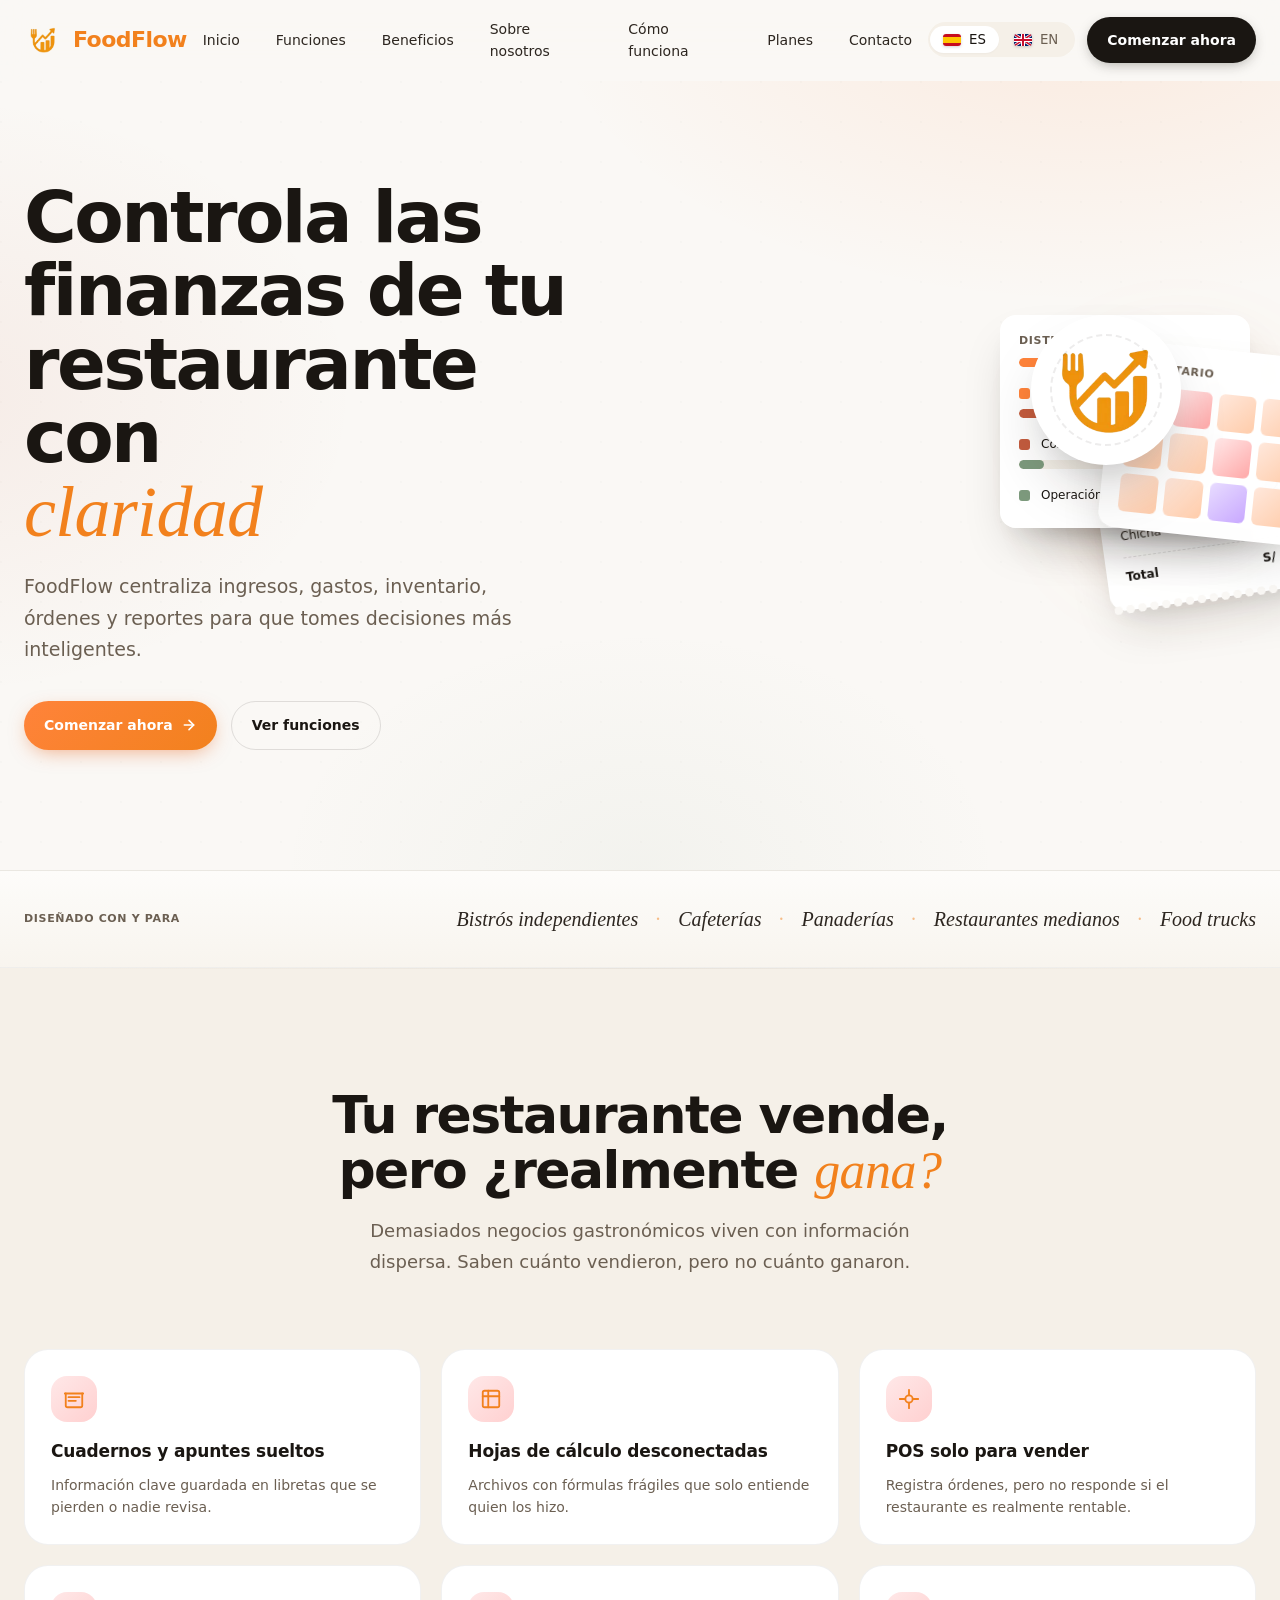
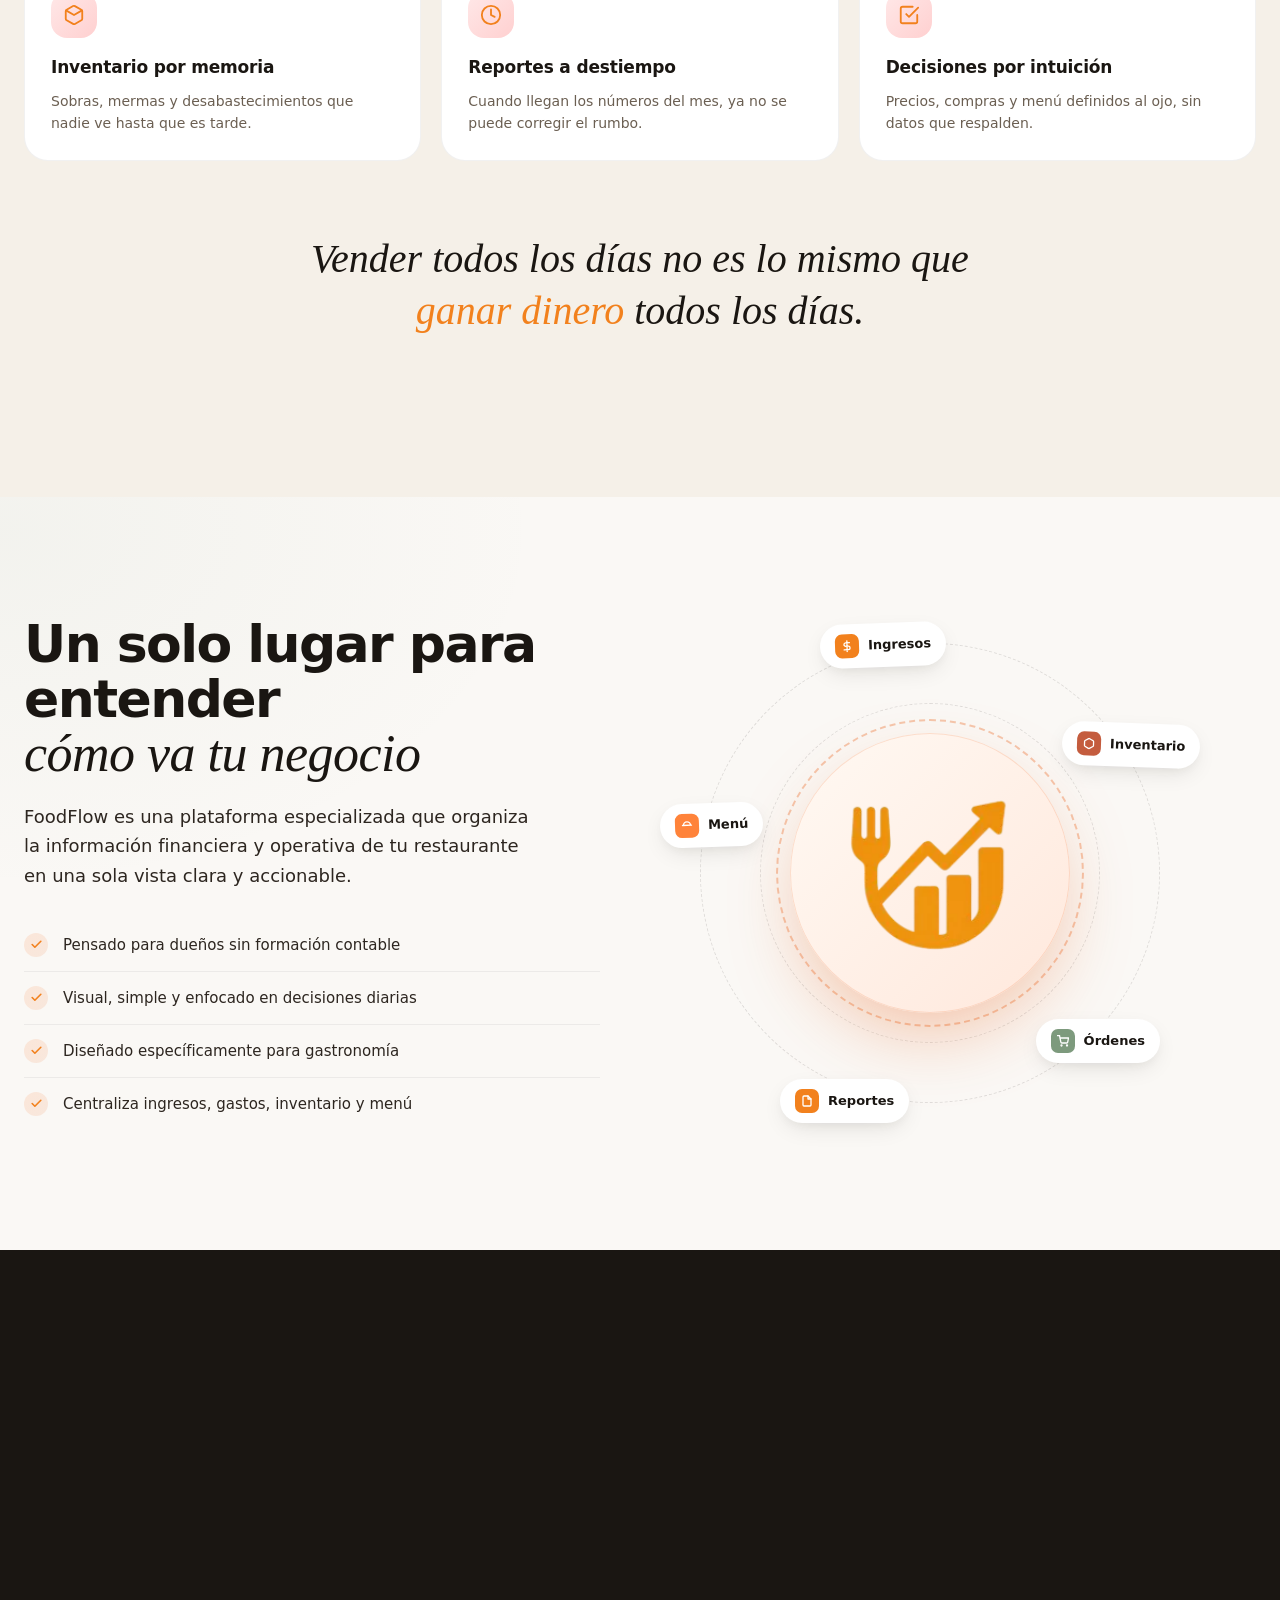
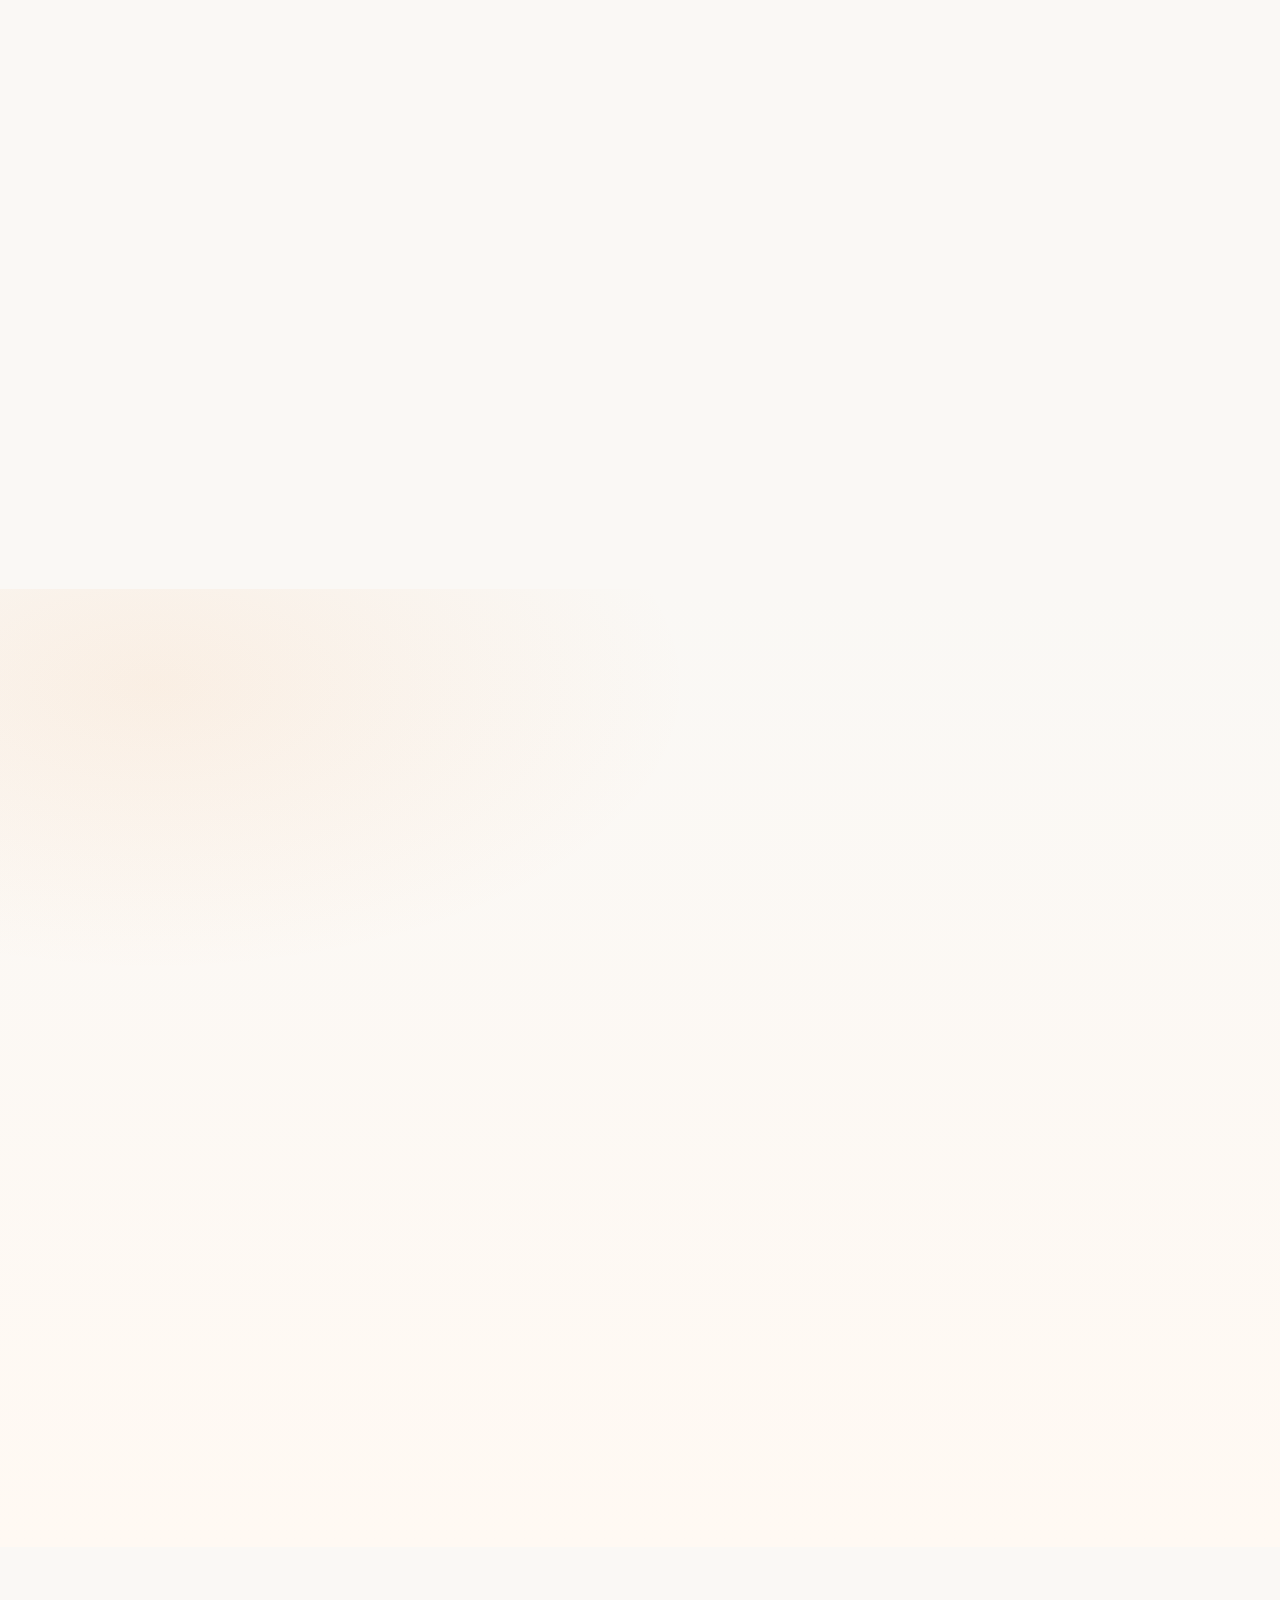
<file: index.html>
<!DOCTYPE html>
<html lang="es">

<head>
  <meta charset="UTF-8">
  <meta name="viewport" content="width=device-width, initial-scale=1.0">
  <title>FoodFlow</title>
  <link rel="icon" href="public/assets/images/favicon.png" type="image/png">
  <script>document.documentElement.classList.add('js');</script>
  <link rel="stylesheet" href="public/assets/styles/styles.min.css">
  <script defer src="public/assets/scripts/scripts.min.js"></script>
</head>

<body data-cc-id="cc-1">

  <!-- NAV -->
  <nav class="nav" id="nav">
    <div class="container nav-inner">
      <a href="#home" class="brand">
        <span class="brand-mark" aria-hidden="true">
          <img src="public/assets/images/foodflow-mark.webp" alt="" width="157" height="149" decoding="async" />
        </span>
        <span class="brand-text">FoodFlow</span>
      </a>

      <div class="nav-links">
        <a href="#home" data-i18n="nav.home">Inicio</a>
        <a href="#features" data-i18n="nav.features">Funciones</a>
        <a href="#benefits" data-i18n="nav.benefits">Beneficios</a>
        <a href="#about" data-i18n="nav.about">Sobre nosotros</a>
        <a href="#how" data-i18n="nav.how">Cómo funciona</a>
        <a href="#plans" data-i18n="nav.plans">Planes</a>
        <a href="#contact" data-i18n="nav.contact">Contacto</a>
      </div>

      <div class="nav-right">
        <div class="lang" id="lang-switch">
          <button data-lang="es" class="active">
            <span class="lang-flag" aria-hidden="true">
              <svg viewBox="0 0 18 12" xmlns="http://www.w3.org/2000/svg">
                <rect width="18" height="12" fill="#C60B1E"/>
                <rect y="3" width="18" height="6" fill="#FFC400"/>
              </svg>
            </span>
            <span class="lang-label">ES</span>
          </button>
          <button data-lang="en">
            <span class="lang-flag" aria-hidden="true">
              <svg viewBox="0 0 18 12" xmlns="http://www.w3.org/2000/svg">
                <rect width="18" height="12" fill="#012169"/>
                <path d="M0 0l18 12M18 0L0 12" stroke="#FFFFFF" stroke-width="3"/>
                <path d="M0 0l18 12M18 0L0 12" stroke="#C8102E" stroke-width="1.5"/>
                <path d="M9 0v12M0 6h18" stroke="#FFFFFF" stroke-width="4"/>
                <path d="M9 0v12M0 6h18" stroke="#C8102E" stroke-width="2"/>
              </svg>
            </span>
            <span class="lang-label">EN</span>
          </button>
        </div>
        <a class="btn btn-primary" href="https://foodflowfrontend.vercel.app/" data-i18n="cta.start">Comenzar ahora</a>
        <button class="menu-toggle btn-ghost btn" id="menu-toggle" aria-label="Menú" data-i18n-aria-label="nav.menu">
          <svg width="20" height="20" viewBox="0 0 24 24" fill="none" stroke="currentColor" stroke-width="2" stroke-linecap="round">
            <line x1="3" y1="6" x2="21" y2="6"></line>
            <line x1="3" y1="12" x2="21" y2="12"></line>
            <line x1="3" y1="18" x2="21" y2="18"></line>
          </svg>
        </button>
      </div>
    </div>
    <div class="mobile-menu" id="mobile-menu">
      <a href="#home" data-i18n="nav.home">Inicio</a>
      <a href="#features" data-i18n="nav.features">Funciones</a>
      <a href="#benefits" data-i18n="nav.benefits">Beneficios</a>
      <a href="#about" data-i18n="nav.about">Sobre nosotros</a>
      <a href="#how" data-i18n="nav.how">Cómo funciona</a>
      <a href="#plans" data-i18n="nav.plans">Planes</a>
      <a href="#contact" data-i18n="nav.contact">Contacto</a>
      <a class="btn btn-primary" href="https://foodflowfrontend.vercel.app/" data-i18n="cta.start">Comenzar ahora</a>
    </div>
  </nav>

  <!-- HERO -->
  <section class="hero" id="home">
    <div class="hero-bg"></div>
    <div class="hero-pattern"></div>
    <div class="container hero-grid">
      <div data-reveal class="in">
        <h1 class="hero-title" style="margin-top:0">
          <span data-i18n="hero.title.a">Controla las finanzas de tu restaurante con</span><br>
          <span class="serif accent" data-i18n="hero.title.b">claridad</span>
        </h1>
        <p class="hero-sub" data-i18n="hero.sub">FoodFlow centraliza ingresos, gastos, inventario, órdenes y reportes para que tomes decisiones más inteligentes.</p>
        <div class="hero-ctas">
          <a class="btn btn-orange" href="https://foodflowfrontend.vercel.app/">
            <span data-i18n="cta.start">Comenzar ahora</span>
            <svg width="16" height="16" viewBox="0 0 24 24" fill="none" stroke="currentColor" stroke-width="2.4" stroke-linecap="round" stroke-linejoin="round">
              <line x1="5" y1="12" x2="19" y2="12"></line>
              <polyline points="12 5 19 12 12 19"></polyline>
            </svg>
          </a>
          <a class="btn btn-ghost" href="#features" data-i18n="cta.features">Ver funciones</a>
        </div>
      </div>

      <div class="hero-art in" data-reveal aria-hidden="true">
        <div class="ha-glow"></div>
        <div class="ha-bg">
          <div class="ha-grid"></div>
        </div>

        <div class="ha-card ha-receipt">
          <div class="receipt-h">Comanda #128</div>
          <div class="receipt-row"><span>Lomo saltado</span><span>S/ 32</span></div>
          <div class="receipt-row"><span>Ceviche</span><span>S/ 28</span></div>
          <div class="receipt-row"><span>Chicha</span><span>S/ 8</span></div>
          <div class="receipt-row h"><span>Total</span><span>S/ 68</span></div>
        </div>

        <div class="ha-card ha-metric">
          <div class="lbl" data-i18n="hero.art.margin">Margen del día</div>
          <div class="val">31.4%</div>
          <span class="delta">
            <svg width="10" height="10" viewBox="0 0 24 24" fill="none" stroke="currentColor" stroke-width="3" stroke-linecap="round" stroke-linejoin="round">
              <polyline points="18 15 12 9 6 15"></polyline>
            </svg>
            +4.2 vs. ayer
          </span>
        </div>

        <div class="ha-card ha-flow">
          <div class="lbl" data-i18n="hero.art.flow">Distribución</div>
          <div style="margin-top:8px"></div>
          <div class="flow-bar"><i style="width:62%;background:var(--orange-light)"></i></div>
          <div class="flow-row">
            <span class="sw" style="background:var(--orange-light)"></span>
            <span style="flex:1" data-i18n="hero.art.income">Ingresos</span>
            <b>62%</b>
          </div>
          <div class="flow-bar"><i style="width:26%;background:var(--terracotta)"></i></div>
          <div class="flow-row">
            <span class="sw" style="background:var(--terracotta)"></span>
            <span style="flex:1" data-i18n="hero.art.cost">Costo</span>
            <b>26%</b>
          </div>
          <div class="flow-bar"><i style="width:12%;background:var(--sage)"></i></div>
          <div class="flow-row">
            <span class="sw" style="background:var(--sage)"></span>
            <span style="flex:1" data-i18n="hero.art.opex">Operación</span>
            <b>12%</b>
          </div>
        </div>

        <div class="ha-card ha-inv">
          <div class="lbl" data-i18n="hero.art.stock">Inventario</div>
          <div class="inv-grid">
            <span></span><span></span><span></span><span></span>
            <span></span><span></span><span></span><span></span>
            <span></span><span></span><span></span><span></span>
          </div>
        </div>

        <div class="ha-dish">
          <img src="public/assets/images/foodflow-mark.webp" alt="FoodFlow" width="157" height="149" decoding="async" fetchpriority="low" />
        </div>
      </div>
    </div>
  </section>

  <!-- TRUST -->
  <div class="trust">
    <div class="container trust-inner">
      <span class="trust-label" data-i18n="trust.label">Diseñado con y para</span>
      <div class="trust-list">
        <span data-i18n="trust.a">Bistrós independientes</span>
        <span data-i18n="trust.b">Cafeterías</span>
        <span data-i18n="trust.c">Panaderías</span>
        <span data-i18n="trust.d">Restaurantes medianos</span>
        <span data-i18n="trust.e">Food trucks</span>
      </div>
    </div>
  </div>

  <!-- PROBLEM -->
  <section class="problem" id="problem">
    <div class="container">
      <div class="sec-head in" data-reveal>
        <h2 class="sec-title">
          <span data-i18n="problem.title.a">Tu restaurante vende, pero ¿realmente</span>
          <span class="serif" style="color:var(--coral)" data-i18n="problem.title.b">gana?</span>
        </h2>
        <p class="sec-sub" data-i18n="problem.sub">Demasiados negocios gastronómicos viven con información dispersa. Saben cuánto vendieron, pero no cuánto ganaron.</p>
      </div>

      <div class="problem-grid">
        <div class="pain in" data-reveal>
          <div class="pain-icon">
            <svg viewBox="0 0 24 24" fill="none" stroke="currentColor" stroke-width="2" stroke-linecap="round" stroke-linejoin="round">
              <path d="M2 6h20"></path>
              <path d="M3 6v13a2 2 0 0 0 2 2h14a2 2 0 0 0 2-2V6"></path>
              <line x1="6" y1="10" x2="18" y2="10"></line>
              <line x1="6" y1="14" x2="14" y2="14"></line>
            </svg>
          </div>
          <h4 data-i18n="pain.1.t">Cuadernos y apuntes sueltos</h4>
          <p data-i18n="pain.1.d">Información clave guardada en libretas que se pierden o nadie revisa.</p>
        </div>
        <div class="pain in" data-reveal>
          <div class="pain-icon">
            <svg viewBox="0 0 24 24" fill="none" stroke="currentColor" stroke-width="2" stroke-linecap="round" stroke-linejoin="round">
              <rect x="3" y="3" width="18" height="18" rx="2"></rect>
              <line x1="3" y1="9" x2="21" y2="9"></line>
              <line x1="9" y1="3" x2="9" y2="21"></line>
            </svg>
          </div>
          <h4 data-i18n="pain.2.t">Hojas de cálculo desconectadas</h4>
          <p data-i18n="pain.2.d">Archivos con fórmulas frágiles que solo entiende quien los hizo.</p>
        </div>
        <div class="pain in" data-reveal>
          <div class="pain-icon">
            <svg viewBox="0 0 24 24" fill="none" stroke="currentColor" stroke-width="2" stroke-linecap="round" stroke-linejoin="round">
              <path d="M12 2v6"></path>
              <path d="M12 16v6"></path>
              <circle cx="12" cy="12" r="4"></circle>
              <path d="M2 12h6"></path>
              <path d="M16 12h6"></path>
            </svg>
          </div>
          <h4 data-i18n="pain.3.t">POS solo para vender</h4>
          <p data-i18n="pain.3.d">Registra órdenes, pero no responde si el restaurante es realmente rentable.</p>
        </div>
        <div class="pain in" data-reveal>
          <div class="pain-icon">
            <svg viewBox="0 0 24 24" fill="none" stroke="currentColor" stroke-width="2" stroke-linecap="round" stroke-linejoin="round">
              <path d="M21 16V8a2 2 0 0 0-1-1.73l-7-4a2 2 0 0 0-2 0l-7 4A2 2 0 0 0 3 8v8a2 2 0 0 0 1 1.73l7 4a2 2 0 0 0 2 0l7-4A2 2 0 0 0 21 16z"></path>
              <polyline points="3.27 6.96 12 12.01 20.73 6.96"></polyline>
            </svg>
          </div>
          <h4 data-i18n="pain.4.t">Inventario por memoria</h4>
          <p data-i18n="pain.4.d">Sobras, mermas y desabastecimientos que nadie ve hasta que es tarde.</p>
        </div>
        <div class="pain in" data-reveal>
          <div class="pain-icon">
            <svg viewBox="0 0 24 24" fill="none" stroke="currentColor" stroke-width="2" stroke-linecap="round" stroke-linejoin="round">
              <circle cx="12" cy="12" r="10"></circle>
              <polyline points="12 6 12 12 16 14"></polyline>
            </svg>
          </div>
          <h4 data-i18n="pain.5.t">Reportes a destiempo</h4>
          <p data-i18n="pain.5.d">Cuando llegan los números del mes, ya no se puede corregir el rumbo.</p>
        </div>
        <div class="pain in" data-reveal>
          <div class="pain-icon">
            <svg viewBox="0 0 24 24" fill="none" stroke="currentColor" stroke-width="2" stroke-linecap="round" stroke-linejoin="round">
              <path d="M9 11l3 3L22 4"></path>
              <path d="M21 12v7a2 2 0 0 1-2 2H5a2 2 0 0 1-2-2V5a2 2 0 0 1 2-2h11"></path>
            </svg>
          </div>
          <h4 data-i18n="pain.6.t">Decisiones por intuición</h4>
          <p data-i18n="pain.6.d">Precios, compras y menú definidos al ojo, sin datos que respalden.</p>
        </div>
      </div>

      <p class="problem-quote" data-reveal>
        <span data-i18n="problem.quote.a">Vender todos los días no es lo mismo que </span>
        <em data-i18n="problem.quote.b">ganar dinero</em>
        <span data-i18n="problem.quote.c"> todos los días.</span>
      </p>
    </div>
  </section>

  <!-- SOLUTION -->
  <section class="solution" id="solution">
    <div class="container solution-grid">
      <div data-reveal>
        <h2 class="sec-title" style="text-align:left">
          <span data-i18n="solution.title.a">Un solo lugar para entender</span><br>
          <span class="serif accent" data-i18n="solution.title.b">cómo va tu negocio</span>
        </h2>
        <p style="font-size:18px; color:var(--ink-2); margin:20px 0 0; max-width:520px; line-height:1.65" data-i18n="solution.sub">
          FoodFlow es una plataforma especializada que organiza la información financiera y operativa de tu restaurante en una sola vista clara y accionable.
        </p>
        <ul class="solution-list">
          <li>
            <span class="check"><svg viewBox="0 0 24 24" fill="none" stroke="currentColor" stroke-width="3" stroke-linecap="round" stroke-linejoin="round"><polyline points="20 6 9 17 4 12"></polyline></svg></span>
            <span data-i18n="solution.l1">Pensado para dueños sin formación contable</span>
          </li>
          <li>
            <span class="check"><svg viewBox="0 0 24 24" fill="none" stroke="currentColor" stroke-width="3" stroke-linecap="round" stroke-linejoin="round"><polyline points="20 6 9 17 4 12"></polyline></svg></span>
            <span data-i18n="solution.l2">Visual, simple y enfocado en decisiones diarias</span>
          </li>
          <li>
            <span class="check"><svg viewBox="0 0 24 24" fill="none" stroke="currentColor" stroke-width="3" stroke-linecap="round" stroke-linejoin="round"><polyline points="20 6 9 17 4 12"></polyline></svg></span>
            <span data-i18n="solution.l3">Diseñado específicamente para gastronomía</span>
          </li>
          <li>
            <span class="check"><svg viewBox="0 0 24 24" fill="none" stroke="currentColor" stroke-width="3" stroke-linecap="round" stroke-linejoin="round"><polyline points="20 6 9 17 4 12"></polyline></svg></span>
            <span data-i18n="solution.l4">Centraliza ingresos, gastos, inventario y menú</span>
          </li>
        </ul>
      </div>

      <div class="solution-art" data-reveal aria-hidden="true">
        <div class="orbit"></div>
        <div class="orbit orbit-2"></div>
        <div class="center-orb"><img src="public/assets/images/foodflow-mark.webp" alt="FoodFlow" width="157" height="149" loading="lazy" decoding="async" /></div>

        <div class="orbit-pill op-1">
          <span class="ico"><svg width="12" height="12" viewBox="0 0 24 24" fill="none" stroke="currentColor" stroke-width="2.6" stroke-linecap="round"><path d="M12 1v22M17 5H9.5a3.5 3.5 0 0 0 0 7h5a3.5 3.5 0 0 1 0 7H6"></path></svg></span>
          <span data-i18n="orbit.income">Ingresos</span>
        </div>
        <div class="orbit-pill op-2">
          <span class="ico"><svg width="12" height="12" viewBox="0 0 24 24" fill="none" stroke="currentColor" stroke-width="2.6" stroke-linecap="round" stroke-linejoin="round"><path d="M21 16V8a2 2 0 0 0-1-1.73l-7-4a2 2 0 0 0-2 0l-7 4A2 2 0 0 0 3 8v8a2 2 0 0 0 1 1.73l7 4a2 2 0 0 0 2 0l7-4A2 2 0 0 0 21 16z"></path></svg></span>
          <span data-i18n="orbit.inventory">Inventario</span>
        </div>
        <div class="orbit-pill op-3">
          <span class="ico"><svg width="12" height="12" viewBox="0 0 24 24" fill="none" stroke="currentColor" stroke-width="2.6" stroke-linecap="round" stroke-linejoin="round"><circle cx="9" cy="21" r="1"></circle><circle cx="20" cy="21" r="1"></circle><path d="M1 1h4l2.7 13.4a2 2 0 0 0 2 1.6h9.7a2 2 0 0 0 2-1.6L23 6H6"></path></svg></span>
          <span data-i18n="orbit.orders">Órdenes</span>
        </div>
        <div class="orbit-pill op-4">
          <span class="ico"><svg width="12" height="12" viewBox="0 0 24 24" fill="none" stroke="currentColor" stroke-width="2.6" stroke-linecap="round" stroke-linejoin="round"><path d="M14 2H6a2 2 0 0 0-2 2v16a2 2 0 0 0 2 2h12a2 2 0 0 0 2-2V8z"></path><polyline points="14 2 14 8 20 8"></polyline></svg></span>
          <span data-i18n="orbit.reports">Reportes</span>
        </div>
        <div class="orbit-pill op-5">
          <span class="ico"><svg width="12" height="12" viewBox="0 0 24 24" fill="none" stroke="currentColor" stroke-width="2.6" stroke-linecap="round" stroke-linejoin="round"><path d="M3 11h18M5 11a7 7 0 0 1 14 0"></path></svg></span>
          <span data-i18n="orbit.menu">Menú</span>
        </div>
      </div>
    </div>
  </section>

  <!-- FEATURES -->
  <section class="features" id="features">
    <div class="container">
      <div class="sec-head" data-reveal>
        <h2 class="sec-title" style="color:var(--cream)">
          <span data-i18n="features.title.a">Todo lo que tu restaurante</span>
          <span class="serif" style="color:var(--orange-soft)" data-i18n="features.title.b">necesita saber</span>
        </h2>
        <p class="sec-sub" data-i18n="features.sub">Módulos diseñados para responder las preguntas que un dueño de restaurante se hace cada día.</p>
      </div>

      <div class="feat-grid">
        <article class="feat feat-big span-7" data-reveal>
          <div>
            <div class="feat-ico">
              <svg viewBox="0 0 24 24" fill="none" stroke="currentColor" stroke-width="2" stroke-linecap="round" stroke-linejoin="round">
                <path d="M12 1v22M17 5H9.5a3.5 3.5 0 0 0 0 7h5a3.5 3.5 0 0 1 0 7H6"></path>
              </svg>
            </div>
            <h3 data-i18n="feat.1.t">Finanzas centralizadas</h3>
            <p data-i18n="feat.1.d">Ingresos, gastos, costos y flujo de caja conviven en un solo modelo, no en cinco hojas separadas.</p>
          </div>
          <div class="stack">
            <span class="chip" data-i18n="feat.1.c1">Flujo de caja</span>
            <span class="chip" data-i18n="feat.1.c2">Costos fijos</span>
            <span class="chip" data-i18n="feat.1.c3">Costos variables</span>
            <span class="chip" data-i18n="feat.1.c4">Cierre diario</span>
          </div>
          <span class="deco"></span>
        </article>

        <article class="feat span-5" data-reveal>
          <div class="feat-ico">
            <svg viewBox="0 0 24 24" fill="none" stroke="currentColor" stroke-width="2" stroke-linecap="round" stroke-linejoin="round">
              <path d="M14 2H6a2 2 0 0 0-2 2v16a2 2 0 0 0 2 2h12a2 2 0 0 0 2-2V8z"></path>
              <polyline points="14 2 14 8 20 8"></polyline>
              <line x1="16" y1="13" x2="8" y2="13"></line>
              <line x1="16" y1="17" x2="8" y2="17"></line>
            </svg>
          </div>
          <h3 data-i18n="feat.2.t">Reportes claros</h3>
          <p data-i18n="feat.2.d">Vistas diarias, semanales y mensuales que cualquier dueño puede leer sin saber contabilidad.</p>
          <div class="feat-mini-stack">
            <div class="mini-card"><b>D</b><span data-i18n="feat.2.daily">Diario</span></div>
            <div class="mini-card"><b>S</b><span data-i18n="feat.2.weekly">Semanal</span></div>
            <div class="mini-card"><b>M</b><span data-i18n="feat.2.monthly">Mensual</span></div>
          </div>
        </article>

        <article class="feat span-4" data-reveal>
          <div class="feat-ico">
            <svg viewBox="0 0 24 24" fill="none" stroke="currentColor" stroke-width="2" stroke-linecap="round" stroke-linejoin="round">
              <path d="M21 16V8a2 2 0 0 0-1-1.73l-7-4a2 2 0 0 0-2 0l-7 4A2 2 0 0 0 3 8v8a2 2 0 0 0 1 1.73l7 4a2 2 0 0 0 2 0l7-4A2 2 0 0 0 21 16z"></path>
            </svg>
          </div>
          <h3 data-i18n="feat.3.t">Inventario</h3>
          <p data-i18n="feat.3.d">Stock real, alertas tempranas y costos por insumo para evitar mermas y compras de pánico.</p>
        </article>

        <article class="feat span-4" data-reveal>
          <div class="feat-ico">
            <svg viewBox="0 0 24 24" fill="none" stroke="currentColor" stroke-width="2" stroke-linecap="round" stroke-linejoin="round">
              <circle cx="9" cy="21" r="1"></circle>
              <circle cx="20" cy="21" r="1"></circle>
              <path d="M1 1h4l2.7 13.4a2 2 0 0 0 2 1.6h9.7a2 2 0 0 0 2-1.6L23 6H6"></path>
            </svg>
          </div>
          <h3 data-i18n="feat.4.t">Control de órdenes</h3>
          <p data-i18n="feat.4.d">Pedidos en sala, delivery y mostrador en una sola línea de tiempo entendible.</p>
        </article>

        <article class="feat span-4" data-reveal>
          <div class="feat-ico">
            <svg viewBox="0 0 24 24" fill="none" stroke="currentColor" stroke-width="2" stroke-linecap="round" stroke-linejoin="round">
              <path d="M22 11.08V12a10 10 0 1 1-5.93-9.14"></path>
              <polyline points="22 4 12 14.01 9 11.01"></polyline>
            </svg>
          </div>
          <h3 data-i18n="feat.5.t">Platos estrella</h3>
          <p data-i18n="feat.5.d">Identifica los platos que más venden y los que más margen dejan, no son siempre los mismos.</p>
        </article>

        <article class="feat span-6" data-reveal>
          <div class="feat-ico">
            <svg viewBox="0 0 24 24" fill="none" stroke="currentColor" stroke-width="2" stroke-linecap="round" stroke-linejoin="round">
              <path d="M3 11h18"></path>
              <path d="M5 11a7 7 0 0 1 14 0"></path>
              <path d="M3 11l1 4a3 3 0 0 0 3 2h10a3 3 0 0 0 3-2l1-4"></path>
            </svg>
          </div>
          <h3 data-i18n="feat.6.t">Gestión de menú</h3>
          <p data-i18n="feat.6.d">Costo por plato, precios sugeridos y combos. Tu carta como una herramienta financiera, no un PDF estático.</p>
        </article>

        <article class="feat span-6" data-reveal>
          <div class="feat-ico">
            <svg viewBox="0 0 24 24" fill="none" stroke="currentColor" stroke-width="2" stroke-linecap="round" stroke-linejoin="round">
              <path d="M20 21v-2a4 4 0 0 0-4-4H8a4 4 0 0 0-4 4v2"></path>
              <circle cx="12" cy="7" r="4"></circle>
            </svg>
          </div>
          <h3 data-i18n="feat.7.t">Perfil y suscripciones</h3>
          <p data-i18n="feat.7.d">Roles para dueño, administrador y staff, con acceso al detalle que cada uno realmente necesita.</p>
        </article>
      </div>
    </div>
  </section>

  <!-- BENEFITS -->
  <section class="benefits" id="benefits">
    <div class="container">
      <div class="sec-head" data-reveal>
        <h2 class="sec-title">
          <span data-i18n="benefits.title.a">De la intuición</span>
          <span class="serif accent" data-i18n="benefits.title.b">a la decisión informada</span>
        </h2>
        <p class="sec-sub" data-i18n="benefits.sub">Cada función está pensada para liberar tiempo y dar visibilidad real al dueño del negocio.</p>
      </div>

      <div class="benefits-grid">
        <div class="ben" data-reveal>
          <div class="ben-num">01</div>
          <h4 data-i18n="ben.1.t">Claridad de ingresos y gastos</h4>
          <p data-i18n="ben.1.d">Sabes a dónde se va cada sol y de dónde viene cada venta.</p>
        </div>
        <div class="ben" data-reveal>
          <div class="ben-num">02</div>
          <h4 data-i18n="ben.2.t">Mejor control de inventario</h4>
          <p data-i18n="ben.2.d">Compras con criterio, no por costumbre o por urgencia.</p>
        </div>
        <div class="ben" data-reveal>
          <div class="ben-num">03</div>
          <h4 data-i18n="ben.3.t">Menos desperdicio</h4>
          <p data-i18n="ben.3.d">Las mermas dejan de ser un costo invisible.</p>
        </div>
        <div class="ben" data-reveal>
          <div class="ben-num">04</div>
          <h4 data-i18n="ben.4.t">Órdenes ordenadas</h4>
          <p data-i18n="ben.4.d">Sala, delivery y mostrador hablan el mismo idioma.</p>
        </div>
        <div class="ben" data-reveal>
          <div class="ben-num">05</div>
          <h4 data-i18n="ben.5.t">Decisiones más rápidas</h4>
          <p data-i18n="ben.5.d">Reaccionas en días, no a fin de mes.</p>
        </div>
        <div class="ben" data-reveal>
          <div class="ben-num">06</div>
          <h4 data-i18n="ben.6.t">Adiós hojas frágiles</h4>
          <p data-i18n="ben.6.d">Olvídate de hojas de cálculo que se rompen y nadie sabe arreglar.</p>
        </div>
        <div class="ben" data-reveal>
          <div class="ben-num">07</div>
          <h4 data-i18n="ben.7.t">Tiempo administrativo</h4>
          <p data-i18n="ben.7.d">Menos horas armando reportes, más horas en la cocina y la sala.</p>
        </div>
        <div class="ben" data-reveal>
          <div class="ben-num">08</div>
          <h4 data-i18n="ben.8.t">Rentabilidad por plato</h4>
          <p data-i18n="ben.8.d">Sabes qué plato sostiene el negocio y cuál solo lo decora.</p>
        </div>
        <div class="ben" data-reveal>
          <div class="ben-num">09</div>
          <h4 data-i18n="ben.9.t">Sin saber contabilidad</h4>
          <p data-i18n="ben.9.d">Pensado para dueños, no para auditores.</p>
        </div>
      </div>
    </div>
  </section>

  <!-- HOW IT WORKS -->
  <section class="how" id="how">
    <div class="container">
      <div class="sec-head" data-reveal>
        <h2 class="sec-title">
          <span data-i18n="how.title.a">Tres pasos para pasar del</span>
          <span class="serif accent" data-i18n="how.title.b">caos al control</span>
        </h2>
      </div>

      <div class="how-steps">
        <div class="step" data-reveal>
          <div class="step-num">1</div>
          <h4 data-i18n="step.1.t">Registra tu restaurante</h4>
          <p data-i18n="step.1.d">Crea tu cuenta y configura tu negocio en pocos minutos. Sin instalaciones complejas.</p>
        </div>
        <div class="step" data-reveal>
          <div class="step-num">2</div>
          <h4 data-i18n="step.2.t">Centraliza tu información</h4>
          <p data-i18n="step.2.d">Sube órdenes, gastos, inventario e ingresos. Todo en un solo lugar, ordenado.</p>
        </div>
        <div class="step" data-reveal>
          <div class="step-num">3</div>
          <h4 data-i18n="step.3.t">Decide con datos</h4>
          <p data-i18n="step.3.d">Revisa reportes claros y toma decisiones informadas sobre precios, menú y compras.</p>
        </div>
      </div>
    </div>
  </section>

  <!-- DIFFERENTIATION -->
  <section class="diff">
    <div class="container">
      <div class="sec-head" data-reveal>
        <h2 class="sec-title">
          <span data-i18n="diff.title.a">Diseñado para restaurantes,</span>
          <span class="serif accent" data-i18n="diff.title.b">no para auditores</span>
        </h2>
        <p class="sec-sub" data-i18n="diff.sub">Construido específicamente para la realidad de los restaurantes independientes y medianos.</p>
      </div>

      <div class="diff-table" data-reveal>
        <div class="diff-row head">
          <div data-i18n="diff.col.feat">Característica</div>
          <div class="ff" data-i18n="diff.col.ff">FoodFlow</div>
          <div data-i18n="diff.col.acc">Software contable</div>
          <div data-i18n="diff.col.pos">POS tradicional</div>
        </div>
        <div class="diff-row">
          <div class="feat-name" data-i18n="diff.r.1">Pensado para gastronomía</div>
          <div class="ff"><span class="yes">●&nbsp;<span data-i18n="diff.yes">Sí</span></span></div>
          <div><span class="no">○&nbsp;<span data-i18n="diff.no">No</span></span></div>
          <div><span class="maybe">◐&nbsp;<span data-i18n="diff.partial">Parcial</span></span></div>
        </div>
        <div class="diff-row">
          <div class="feat-name" data-i18n="diff.r.2">Inventario por insumo</div>
          <div class="ff"><span class="yes">●&nbsp;<span data-i18n="diff.yes">Sí</span></span></div>
          <div><span class="no">○&nbsp;<span data-i18n="diff.no">No</span></span></div>
          <div><span class="maybe">◐&nbsp;<span data-i18n="diff.partial">Parcial</span></span></div>
        </div>
        <div class="diff-row">
          <div class="feat-name" data-i18n="diff.r.3">Rentabilidad por plato</div>
          <div class="ff"><span class="yes">●&nbsp;<span data-i18n="diff.yes">Sí</span></span></div>
          <div><span class="no">○&nbsp;<span data-i18n="diff.no">No</span></span></div>
          <div><span class="no">○&nbsp;<span data-i18n="diff.no">No</span></span></div>
        </div>
        <div class="diff-row">
          <div class="feat-name" data-i18n="diff.r.4">Lenguaje sin jerga contable</div>
          <div class="ff"><span class="yes">●&nbsp;<span data-i18n="diff.yes">Sí</span></span></div>
          <div><span class="no">○&nbsp;<span data-i18n="diff.no">No</span></span></div>
          <div><span class="yes">●&nbsp;<span data-i18n="diff.yes">Sí</span></span></div>
        </div>
        <div class="diff-row">
          <div class="feat-name" data-i18n="diff.r.5">Precio accesible</div>
          <div class="ff"><span class="yes">●&nbsp;<span data-i18n="diff.yes">Sí</span></span></div>
          <div><span class="maybe">◐&nbsp;<span data-i18n="diff.partial">Parcial</span></span></div>
          <div><span class="yes">●&nbsp;<span data-i18n="diff.yes">Sí</span></span></div>
        </div>
      </div>
    </div>
  </section>

  <!-- ABOUT -->
  <section class="about" id="about">
    <div class="container about-grid">
      <div class="about-copy" data-reveal>
        <span class="sec-tag" data-i18n="about.tag">Sobre nosotros</span>
        <h2 class="sec-title">
          <span data-i18n="about.title.a">ClaudeFlow y FoodFlow nacen para ordenar la</span>
          <span class="serif accent" data-i18n="about.title.b">gestión financiera gastronómica</span>
        </h2>
        <p data-i18n="about.p1">
          ClaudeFlow es una startup liderada por estudiantes de la Universidad Peruana de Ciencias Aplicadas (UPC), dedicada al desarrollo de soluciones digitales para la gestión financiera de restaurantes.
        </p>
        <p data-i18n="about.p2">
          FoodFlow es el proyecto que convierte esa visión en una aplicación web accesible, intuitiva y especializada para monitorear la salud financiera del restaurante, visualizar ingresos y gastos, analizar la rentabilidad por plato, gestionar inventario, controlar órdenes y generar reportes estratégicos.
        </p>
        <p data-i18n="about.p3">
          Nuestro objetivo es transformar datos operativos dispersos en información clara para que los dueños de restaurantes pequeños y medianos puedan decidir con más seguridad, reducir pérdidas y crecer con una base financiera más ordenada.
        </p>
      </div>
      <div class="about-panel" data-reveal>
        <div class="about-brand-card">
          <div class="about-logo-row">
            <div class="about-logo-box">
              <img src="public/assets/images/claudeflow-logo.webp" alt="ClaudeFlow" width="240" height="240" loading="lazy" decoding="async">
            </div>
            <span class="about-link-line"></span>
            <div class="about-logo-box foodflow-logo">
              <img src="public/assets/images/foodflow-mark.webp" alt="FoodFlow" width="157" height="149" loading="lazy" decoding="async">
            </div>
          </div>
          <div class="about-brand-text">
            <span class="about-label" data-i18n="about.brand.label">Startup y producto</span>
            <h3 data-i18n="about.brand.title">ClaudeFlow impulsa FoodFlow</h3>
            <p data-i18n="about.brand.text">
              Una propuesta creada desde la UPC para llevar inteligencia financiera práctica a restaurantes que necesitan dejar atrás cuadernos, hojas de cálculo frágiles e información operativa desconectada.
            </p>
          </div>
        </div>
        <div class="about-highlights">
          <div><b data-i18n="about.h1.t">Datos claros</b><span data-i18n="about.h1.d">Ingresos, gastos, inventario y órdenes en una sola lectura.</span></div>
          <div><b data-i18n="about.h2.t">Decisiones rápidas</b><span data-i18n="about.h2.d">Reportes pensados para dueños, no para especialistas contables.</span></div>
          <div><b data-i18n="about.h3.t">Enfoque gastronómico</b><span data-i18n="about.h3.d">Rentabilidad por plato, stock real y control operativo diario.</span></div>
        </div>
      </div>
    </div>
  </section>

  <!-- PLANS -->
  <section class="plans" id="plans">
    <div class="container">
      <div class="sec-head" data-reveal>
        <h2 class="sec-title">
          <span data-i18n="plans.title.a">Elige el plan que se adapta</span>
          <span class="serif accent" data-i18n="plans.title.b">a tu cocina</span>
        </h2>
        <p class="sec-sub" data-i18n="plans.sub">Comienza gratis y escala según el crecimiento de tu restaurante.</p>
      </div>

      <div class="plans-grid">
        <article class="plan" data-reveal>
          <div class="plan-name" data-i18n="plan.1.name">Free</div>
          <div class="price"><b>US$ 0</b><small data-i18n="plan.month">/ mes</small></div>
          <p class="desc" data-i18n="plan.1.desc">Para restaurantes que desean empezar a organizar su información básica sin costo.</p>
          <ul>
            <li><svg viewBox="0 0 24 24" fill="none" stroke="currentColor" stroke-width="3" stroke-linecap="round"><polyline points="20 6 9 17 4 12"></polyline></svg><span data-i18n="plan.1.f1">Acceso básico al dashboard</span></li>
            <li><svg viewBox="0 0 24 24" fill="none" stroke="currentColor" stroke-width="3" stroke-linecap="round"><polyline points="20 6 9 17 4 12"></polyline></svg><span data-i18n="plan.1.f2">Hasta 50 platos</span></li>
            <li><svg viewBox="0 0 24 24" fill="none" stroke="currentColor" stroke-width="3" stroke-linecap="round"><polyline points="20 6 9 17 4 12"></polyline></svg><span data-i18n="plan.1.f3">Hasta 100 productos</span></li>
            <li><svg viewBox="0 0 24 24" fill="none" stroke="currentColor" stroke-width="3" stroke-linecap="round"><polyline points="20 6 9 17 4 12"></polyline></svg><span data-i18n="plan.1.f4">Hasta 200 órdenes</span></li>
          </ul>
          <a class="btn btn-ghost" href="#contact" data-i18n="cta.choose">Elegir plan</a>
        </article>

        <article class="plan featured" data-reveal>
          <div class="plan-name">
            <span data-i18n="plan.2.name">Standard</span>
            <span class="plan-tag" data-i18n="plan.tag.popular">Recomendado</span>
          </div>
          <div class="price"><b>US$ 29.99</b><small data-i18n="plan.month">/ mes</small></div>
          <p class="desc" data-i18n="plan.2.desc">Para restaurantes en crecimiento que necesitan mayor capacidad y reportes semanales.</p>
          <ul>
            <li><svg viewBox="0 0 24 24" fill="none" stroke="currentColor" stroke-width="3" stroke-linecap="round"><polyline points="20 6 9 17 4 12"></polyline></svg><span data-i18n="plan.2.f1">Acceso completo al dashboard</span></li>
            <li><svg viewBox="0 0 24 24" fill="none" stroke="currentColor" stroke-width="3" stroke-linecap="round"><polyline points="20 6 9 17 4 12"></polyline></svg><span data-i18n="plan.2.f2">Hasta 200 platos</span></li>
            <li><svg viewBox="0 0 24 24" fill="none" stroke="currentColor" stroke-width="3" stroke-linecap="round"><polyline points="20 6 9 17 4 12"></polyline></svg><span data-i18n="plan.2.f3">Hasta 500 productos</span></li>
            <li><svg viewBox="0 0 24 24" fill="none" stroke="currentColor" stroke-width="3" stroke-linecap="round"><polyline points="20 6 9 17 4 12"></polyline></svg><span data-i18n="plan.2.f4">Hasta 1000 órdenes</span></li>
            <li><svg viewBox="0 0 24 24" fill="none" stroke="currentColor" stroke-width="3" stroke-linecap="round"><polyline points="20 6 9 17 4 12"></polyline></svg><span data-i18n="plan.2.f5">Reportes semanales</span></li>
          </ul>
          <a class="btn btn-orange" href="#contact" data-i18n="cta.choose">Elegir plan</a>
        </article>

        <article class="plan" data-reveal>
          <div class="plan-name" data-i18n="plan.3.name">Premium</div>
          <div class="price"><b>US$ 79.99</b><small data-i18n="plan.month">/ mes</small></div>
          <p class="desc" data-i18n="plan.3.desc">Para restaurantes que buscan análisis avanzado, límites ilimitados y soporte prioritario.</p>
          <ul>
            <li><svg viewBox="0 0 24 24" fill="none" stroke="currentColor" stroke-width="3" stroke-linecap="round"><polyline points="20 6 9 17 4 12"></polyline></svg><span data-i18n="plan.3.f1">Todas las funciones de Standard</span></li>
            <li><svg viewBox="0 0 24 24" fill="none" stroke="currentColor" stroke-width="3" stroke-linecap="round"><polyline points="20 6 9 17 4 12"></polyline></svg><span data-i18n="plan.3.f2">Platos ilimitados</span></li>
            <li><svg viewBox="0 0 24 24" fill="none" stroke="currentColor" stroke-width="3" stroke-linecap="round"><polyline points="20 6 9 17 4 12"></polyline></svg><span data-i18n="plan.3.f3">Productos ilimitados</span></li>
            <li><svg viewBox="0 0 24 24" fill="none" stroke="currentColor" stroke-width="3" stroke-linecap="round"><polyline points="20 6 9 17 4 12"></polyline></svg><span data-i18n="plan.3.f4">Órdenes ilimitadas</span></li>
            <li><svg viewBox="0 0 24 24" fill="none" stroke="currentColor" stroke-width="3" stroke-linecap="round"><polyline points="20 6 9 17 4 12"></polyline></svg><span data-i18n="plan.3.f5">Analítica avanzada</span></li>
            <li><svg viewBox="0 0 24 24" fill="none" stroke="currentColor" stroke-width="3" stroke-linecap="round"><polyline points="20 6 9 17 4 12"></polyline></svg><span data-i18n="plan.3.f6">Reportes mensuales y anuales</span></li>
            <li><svg viewBox="0 0 24 24" fill="none" stroke="currentColor" stroke-width="3" stroke-linecap="round"><polyline points="20 6 9 17 4 12"></polyline></svg><span data-i18n="plan.3.f7">Desglose de gastos por categoría</span></li>
            <li><svg viewBox="0 0 24 24" fill="none" stroke="currentColor" stroke-width="3" stroke-linecap="round"><polyline points="20 6 9 17 4 12"></polyline></svg><span data-i18n="plan.3.f8">Soporte prioritario</span></li>
          </ul>
          <a class="btn btn-ghost" href="#contact" data-i18n="cta.choose">Elegir plan</a>
        </article>
      </div>
    </div>
  </section>

  <!-- FINAL CTA -->
  <section class="final" id="contact">
    <div class="container">
      <div class="final-card" data-reveal>
        <h2>
          <span data-i18n="final.title.a">Empieza a gestionar tu restaurante con</span><br>
          <span class="serif" data-i18n="final.title.b">datos, no con intuición.</span>
        </h2>
        <p data-i18n="final.sub">Únete a los restaurantes que están reemplazando cuadernos y hojas de cálculo por una sola fuente de verdad.</p>
        <div class="hero-ctas" style="position:relative">
          <a class="btn btn-primary" href="https://foodflowfrontend.vercel.app/">
            <span data-i18n="cta.start">Comenzar ahora</span>
            <svg width="16" height="16" viewBox="0 0 24 24" fill="none" stroke="currentColor" stroke-width="2.4" stroke-linecap="round" stroke-linejoin="round">
              <line x1="5" y1="12" x2="19" y2="12"></line>
              <polyline points="12 5 19 12 12 19"></polyline>
            </svg>
          </a>
        </div>
        <form class="final-form" aria-label="Formulario de contacto" data-i18n-aria-label="form.aria">
          <input type="text" name="name" placeholder="Nombre" data-i18n-placeholder="form.name" required>
          <input type="email" name="email" placeholder="Correo" data-i18n-placeholder="form.email" required>
          <input type="tel" name="phone" placeholder="Teléfono" data-i18n-placeholder="form.phone" required>
          <button class="btn btn-ghost" type="submit" data-i18n="form.submit">Enviar</button>
          <textarea name="message" placeholder="Cuéntanos sobre tu restaurante" data-i18n-placeholder="form.message" required></textarea>
        </form>
        <div class="final-deco"></div>
      </div>
    </div>
  </section>

  <!-- FOOTER -->
  <footer>
    <div class="container">
      <div class="foot-grid">
        <div class="foot-brand">
          <a href="#home" class="brand">
            <span class="brand-mark" aria-hidden="true">
              <img src="public/assets/images/foodflow-mark.webp" alt="" width="157" height="149" loading="lazy" decoding="async" />
            </span>
            <span class="brand-text" style="color:var(--cream)">FoodFlow</span>
          </a>
          <p data-i18n="foot.desc">FoodFlow by ClaudeFlow — Inteligencia financiera para restaurantes independientes y medianos.</p>
          <div class="foot-by">
            <img src="public/assets/images/claudeflow-logo.webp" alt="ClaudeFlow" width="240" height="240" loading="lazy" decoding="async">
            <div>
              <div data-i18n="foot.by">Un producto de</div>
              <b>ClaudeFlow</b>
            </div>
          </div>
        </div>
        <div class="foot-col">
          <h5 data-i18n="foot.product">Producto</h5>
          <a href="index.html#home" data-i18n="nav.home">Inicio</a>
          <a href="#features" data-i18n="nav.features">Funciones</a>
          <a href="#benefits" data-i18n="nav.benefits">Beneficios</a>
          <a href="#about" data-i18n="foot.about">Sobre nosotros</a>
          <a href="#how" data-i18n="nav.how">Cómo funciona</a>
          <a href="#plans" data-i18n="nav.plans">Planes</a>
        </div>
        <div class="foot-col">
          <h5 data-i18n="foot.legal">Legal</h5>
          <button type="button" class="footer-link" data-legal-open="terms" data-i18n="foot.terms">Términos y Condiciones</button>
          <button type="button" class="footer-link" data-legal-open="privacy" data-i18n="foot.privacy">Política de Privacidad</button>
        </div>
        <div class="foot-col">
          <h5 data-i18n="foot.resources">Recursos</h5>
          <a href="ayuda.html" data-i18n="foot.support">Ayuda</a>
          <a href="preguntas-frecuentes.html" data-i18n="foot.faq">Preguntas frecuentes</a>
          <a href="#contact" data-i18n="nav.contact">Contacto</a>
        </div>
        <div class="foot-col foot-social">
          <h5 data-i18n="foot.social">Redes</h5>
          <div class="socials">
            <a href="#contact" aria-label="Facebook">
              <svg viewBox="0 0 24 24" fill="currentColor" aria-hidden="true">
                <path d="M13 10h3l-.4 3H13v8h-3v-8H8v-3h2V8.3C10 6 11.3 4 14 4h2v3h-2c-.7 0-1 .4-1 1V10z" />
              </svg>
            </a>
            <a href="#contact" aria-label="Instagram">
              <svg viewBox="0 0 24 24" fill="none" stroke="currentColor" stroke-width="2" aria-hidden="true">
                <rect x="3" y="3" width="18" height="18" rx="5" />
                <circle cx="12" cy="12" r="4" />
                <circle cx="17" cy="7" r="1" />
              </svg>
            </a>
            <a href="#contact" aria-label="WhatsApp">
              <svg viewBox="0 0 24 24" fill="currentColor" aria-hidden="true">
                <path d="M12 4a8 8 0 0 0-6.9 12l-1 4 4.1-1A8 8 0 1 0 12 4zm4.4 11.3c-.2.6-1.2 1-1.7 1.1-.4.1-.9.1-1.5-.1a13.5 13.5 0 0 1-2.6-1.2 10.2 10.2 0 0 1-3.4-3.7c-.3-.5-.8-1.3-.8-2.2 0-.9.5-1.4.7-1.6.2-.2.4-.3.6-.3h.4c.1 0 .3 0 .5.4.2.5.6 1.6.6 1.7 0 .1.1.3 0 .5 0 .2-.1.3-.2.4-.1.1-.3.3-.4.4-.1.1-.3.3-.2.5.2.4.9 1.6 2 2.5 1.4 1.3 2.6 1.6 2.9 1.7.2.1.4.1.6-.1.2-.2.7-.8.9-1.1.2-.3.4-.3.6-.2.2.1 1.4.7 1.7.8.2.1.4.2.5.3.1.1.1.5-.1 1z" />
              </svg>
            </a>
          </div>
        </div>
      </div>
      <div class="foot-bottom">
        <span data-i18n="foot.copy">© 2026 ClaudeFlow. Todos los derechos reservados.</span>
        <div class="lang" id="lang-switch-foot">
          <button data-lang="es" class="active">
            <span class="lang-flag" aria-hidden="true">
              <svg viewBox="0 0 18 12" xmlns="http://www.w3.org/2000/svg">
                <rect width="18" height="12" fill="#C60B1E"/>
                <rect y="3" width="18" height="6" fill="#FFC400"/>
              </svg>
            </span>
            <span class="lang-label">ES</span>
          </button>
          <button data-lang="en">
            <span class="lang-flag" aria-hidden="true">
              <svg viewBox="0 0 18 12" xmlns="http://www.w3.org/2000/svg">
                <rect width="18" height="12" fill="#012169"/>
                <path d="M0 0l18 12M18 0L0 12" stroke="#FFFFFF" stroke-width="3"/>
                <path d="M0 0l18 12M18 0L0 12" stroke="#C8102E" stroke-width="1.5"/>
                <path d="M9 0v12M0 6h18" stroke="#FFFFFF" stroke-width="4"/>
                <path d="M9 0v12M0 6h18" stroke="#C8102E" stroke-width="2"/>
              </svg>
            </span>
            <span class="lang-label">EN</span>
          </button>
        </div>
      </div>
    </div>
  </footer>
</body>

</html>
</file>
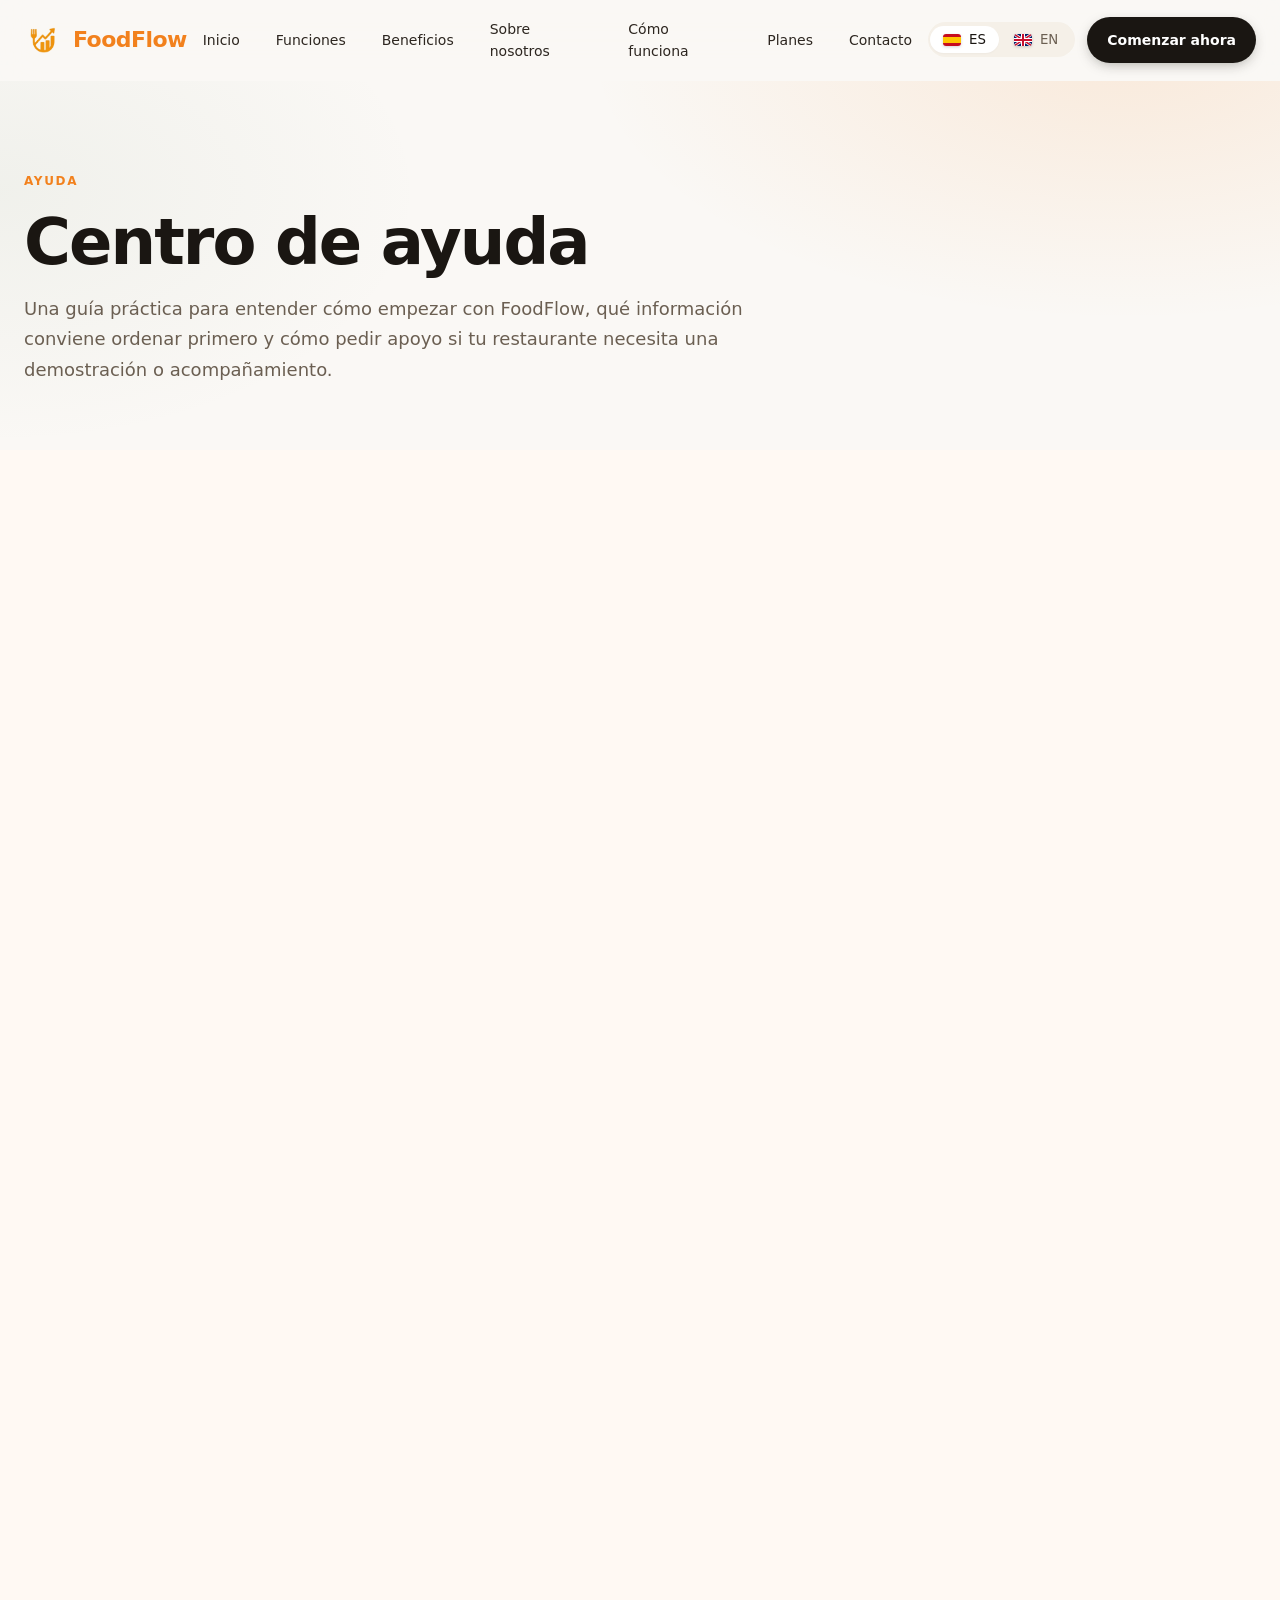
<file: ayuda.html>
<!DOCTYPE html>
<html lang="es">

<head>
  <meta charset="UTF-8">
  <meta name="viewport" content="width=device-width, initial-scale=1.0">
  <title>Ayuda | FoodFlow</title>
  <link rel="icon" href="public/assets/images/favicon.png" type="image/png">
  <script>document.documentElement.classList.add('js');</script>
  <link rel="stylesheet" href="public/assets/styles/styles.min.css">
  <script defer src="public/assets/scripts/scripts.min.js"></script>
</head>

<body data-page-title="Ayuda | FoodFlow" data-i18n-title="help.page.title">
  <nav class="nav" id="nav">
    <div class="container nav-inner">
      <a href="index.html#home" class="brand">
        <span class="brand-mark" aria-hidden="true">
          <img src="public/assets/images/foodflow-mark.webp" alt="" width="157" height="149" decoding="async">
        </span>
        <span class="brand-text">FoodFlow</span>
      </a>
      <div class="nav-links">
        <a href="index.html#home" data-i18n="nav.home">Inicio</a>
        <a href="index.html#features" data-i18n="nav.features">Funciones</a>
        <a href="index.html#benefits" data-i18n="nav.benefits">Beneficios</a>
        <a href="index.html#about" data-i18n="nav.about">Sobre nosotros</a>
        <a href="index.html#how" data-i18n="nav.how">Cómo funciona</a>
        <a href="index.html#plans" data-i18n="nav.plans">Planes</a>
        <a href="index.html#contact" data-i18n="nav.contact">Contacto</a>
      </div>
      <div class="nav-right">
        <div class="lang" id="lang-switch">
          <button data-lang="es" class="active">
            <span class="lang-flag" aria-hidden="true"><svg viewBox="0 0 18 12" xmlns="http://www.w3.org/2000/svg"><rect width="18" height="12" fill="#C60B1E"/><rect y="3" width="18" height="6" fill="#FFC400"/></svg></span>
            <span class="lang-label">ES</span>
          </button>
          <button data-lang="en">
            <span class="lang-flag" aria-hidden="true"><svg viewBox="0 0 18 12" xmlns="http://www.w3.org/2000/svg"><rect width="18" height="12" fill="#012169"/><path d="M0 0l18 12M18 0L0 12" stroke="#FFFFFF" stroke-width="3"/><path d="M0 0l18 12M18 0L0 12" stroke="#C8102E" stroke-width="1.5"/><path d="M9 0v12M0 6h18" stroke="#FFFFFF" stroke-width="4"/><path d="M9 0v12M0 6h18" stroke="#C8102E" stroke-width="2"/></svg></span>
            <span class="lang-label">EN</span>
          </button>
        </div>
        <a class="btn btn-primary" href="https://foodflowfrontend.vercel.app/" data-i18n="cta.start">Comenzar ahora</a>
        <button class="menu-toggle btn-ghost btn" id="menu-toggle" aria-label="Menú" data-i18n-aria-label="nav.menu">
          <svg width="20" height="20" viewBox="0 0 24 24" fill="none" stroke="currentColor" stroke-width="2" stroke-linecap="round">
            <line x1="3" y1="6" x2="21" y2="6"></line>
            <line x1="3" y1="12" x2="21" y2="12"></line>
            <line x1="3" y1="18" x2="21" y2="18"></line>
          </svg>
        </button>
      </div>
    </div>
    <div class="mobile-menu" id="mobile-menu">
      <a href="index.html#home" data-i18n="nav.home">Inicio</a>
      <a href="index.html#features" data-i18n="nav.features">Funciones</a>
      <a href="index.html#benefits" data-i18n="nav.benefits">Beneficios</a>
      <a href="index.html#about" data-i18n="nav.about">Sobre nosotros</a>
      <a href="index.html#how" data-i18n="nav.how">Cómo funciona</a>
      <a href="index.html#plans" data-i18n="nav.plans">Planes</a>
      <a href="index.html#contact" data-i18n="nav.contact">Contacto</a>
      <a class="btn btn-primary" href="https://foodflowfrontend.vercel.app/" data-i18n="cta.start">Comenzar ahora</a>
    </div>
  </nav>

  <main>
    <section class="page-hero">
      <div class="container in" data-reveal>
        <span class="page-kicker" data-i18n="help.kicker">Ayuda</span>
        <h1 class="page-title" data-i18n="help.title">Centro de ayuda</h1>
        <p class="page-sub" data-i18n="help.sub">Una guía práctica para entender cómo empezar con FoodFlow, qué información conviene ordenar primero y cómo pedir apoyo si tu restaurante necesita una demostración o acompañamiento.</p>
      </div>
    </section>

    <section class="legal-section">
      <div class="container legal-layout">
        <aside class="legal-nav">
          <a href="#inicio" data-i18n="help.nav.start">Primeros pasos</a>
          <a href="#datos" data-i18n="help.nav.data">Datos necesarios</a>
          <a href="#soporte" data-i18n="help.nav.support">Canales de ayuda</a>
          <a href="#contacto" data-i18n="help.nav.contact">Contacto</a>
        </aside>
        <article class="legal-content" data-reveal>
          <h2 id="inicio" data-i18n="help.start.title">Cómo empezar a ordenar tu restaurante</h2>
          <p data-i18n="help.start.p1">FoodFlow está pensado para restaurantes que quieren pasar de registros dispersos a una lectura clara de su salud financiera. Antes de implementar una herramienta digital, recomendamos identificar qué información ya existe, quién la registra y con qué frecuencia se revisa.</p>
          <p data-i18n="help.start.p2">El primer paso es reunir ventas, gastos principales, compras de insumos, platos con mayor rotación, inventario crítico y cualquier reporte que el negocio ya use para tomar decisiones. No hace falta tener todo perfecto desde el inicio: FoodFlow busca ayudarte a ordenar progresivamente.</p>

          <div class="support-grid">
            <div class="support-card">
              <h3 data-i18n="help.card.1.t">Diagnóstico inicial</h3>
              <p data-i18n="help.card.1.d">Revisa qué datos tienes hoy, dónde están guardados y qué decisiones importantes se están tomando sin información suficiente.</p>
            </div>
            <div class="support-card">
              <h3 data-i18n="help.card.2.t">Configuración base</h3>
              <p data-i18n="help.card.2.d">Define usuarios, categorías de ingresos, tipos de gasto, insumos frecuentes y platos clave para que los reportes tengan sentido desde el primer uso.</p>
            </div>
            <div class="support-card">
              <h3 data-i18n="help.card.3.t">Seguimiento semanal</h3>
              <p data-i18n="help.card.3.d">Usa reportes simples para revisar ventas, costos, inventario y rentabilidad por plato antes de llegar al cierre de mes.</p>
            </div>
          </div>

          <h3 id="datos" data-i18n="help.data.title">Información recomendada</h3>
          <ul>
            <li data-i18n="help.data.1">Ventas diarias por canal: salón, delivery, recojo o mostrador.</li>
            <li data-i18n="help.data.2">Gastos fijos, gastos variables, compras de insumos y pagos recurrentes.</li>
            <li data-i18n="help.data.3">Lista de platos, precios, ingredientes principales y costos aproximados.</li>
            <li data-i18n="help.data.4">Inventario de productos críticos, alertas de stock y posibles mermas.</li>
            <li data-i18n="help.data.5">Órdenes, horarios de mayor movimiento y reportes que el equipo ya utiliza.</li>
          </ul>

          <h3 id="soporte" data-i18n="help.support.title">Canales de ayuda</h3>
          <p data-i18n="help.support.p1">Actualmente atendemos consultas desde el formulario de contacto del sitio. Puedes escribirnos si quieres conocer los planes, solicitar una demostración, validar si FoodFlow encaja con tu operación o recibir orientación sobre cómo empezar a organizar tus datos financieros.</p>
          <p data-i18n="help.support.p2">También puedes revisar la sección de preguntas frecuentes si necesitas una respuesta rápida sobre funcionalidades, enfoque del producto, planes o diferencias con un POS tradicional.</p>

          <h3 id="contacto" data-i18n="help.contact.title">Antes de contactarnos</h3>
          <p data-i18n="help.contact.p">Para ayudarte mejor, cuéntanos el tipo de restaurante, cantidad aproximada de usuarios, cómo registran ventas y gastos actualmente, si manejan inventario por insumo y qué reportes necesitan revisar con mayor urgencia.</p>
          <a class="btn btn-orange" href="index.html#contact" data-i18n="help.contact.cta">Contáctanos</a>
        </article>
      </div>
    </section>
  </main>

  <footer>
    <div class="container">
      <div class="foot-grid">
        <div class="foot-brand">
          <a href="index.html#home" class="brand">
            <span class="brand-mark" aria-hidden="true"><img src="public/assets/images/foodflow-mark.webp" alt="" width="157" height="149" loading="lazy" decoding="async"></span>
            <span class="brand-text" style="color:var(--cream)">FoodFlow</span>
          </a>
          <p data-i18n="foot.desc">FoodFlow by ClaudeFlow — Inteligencia financiera para restaurantes independientes y medianos.</p>
          <div class="foot-by">
            <img src="public/assets/images/claudeflow-logo.webp" alt="ClaudeFlow" width="240" height="240" loading="lazy" decoding="async">
            <div><div data-i18n="foot.by">Un producto de</div><b>ClaudeFlow</b></div>
          </div>
        </div>
        <div class="foot-col">
          <h5 data-i18n="foot.product">Producto</h5>
          <a href="index.html#home" data-i18n="nav.home">Inicio</a>
          <a href="index.html#features" data-i18n="nav.features">Funciones</a>
          <a href="index.html#benefits" data-i18n="nav.benefits">Beneficios</a>
          <a href="index.html#about" data-i18n="foot.about">Sobre nosotros</a>
          <a href="index.html#how" data-i18n="nav.how">Cómo funciona</a>
          <a href="index.html#plans" data-i18n="nav.plans">Planes</a>
        </div>
        <div class="foot-col">
          <h5 data-i18n="foot.legal">Legal</h5>
          <button type="button" class="footer-link" data-legal-open="terms" data-i18n="foot.terms">Términos y Condiciones</button>
          <button type="button" class="footer-link" data-legal-open="privacy" data-i18n="foot.privacy">Política de Privacidad</button>
        </div>
        <div class="foot-col">
          <h5 data-i18n="foot.resources">Recursos</h5>
          <a href="ayuda.html" data-i18n="foot.support">Ayuda</a>
          <a href="preguntas-frecuentes.html" data-i18n="foot.faq">Preguntas frecuentes</a>
          <a href="index.html#contact" data-i18n="nav.contact">Contacto</a>
        </div>
        <div class="foot-col foot-social">
          <h5 data-i18n="foot.social">Redes</h5>
          <div class="socials">
            <a href="index.html#contact" aria-label="Facebook"><svg viewBox="0 0 24 24" fill="currentColor" aria-hidden="true"><path d="M13 10h3l-.4 3H13v8h-3v-8H8v-3h2V8.3C10 6 11.3 4 14 4h2v3h-2c-.7 0-1 .4-1 1V10z" /></svg></a>
            <a href="index.html#contact" aria-label="Instagram"><svg viewBox="0 0 24 24" fill="none" stroke="currentColor" stroke-width="2" aria-hidden="true"><rect x="3" y="3" width="18" height="18" rx="5" /><circle cx="12" cy="12" r="4" /><circle cx="17" cy="7" r="1" /></svg></a>
            <a href="index.html#contact" aria-label="WhatsApp"><svg viewBox="0 0 24 24" fill="currentColor" aria-hidden="true"><path d="M12 4a8 8 0 0 0-6.9 12l-1 4 4.1-1A8 8 0 1 0 12 4zm4.4 11.3c-.2.6-1.2 1-1.7 1.1-.4.1-.9.1-1.5-.1a13.5 13.5 0 0 1-2.6-1.2 10.2 10.2 0 0 1-3.4-3.7c-.3-.5-.8-1.3-.8-2.2 0-.9.5-1.4.7-1.6.2-.2.4-.3.6-.3h.4c.1 0 .3 0 .5.4.2.5.6 1.6.6 1.7 0 .1.1.3 0 .5 0 .2-.1.3-.2.4-.1.1-.3.3-.4.4-.1.1-.3.3-.2.5.2.4.9 1.6 2 2.5 1.4 1.3 2.6 1.6 2.9 1.7.2.1.4.1.6-.1.2-.2.7-.8.9-1.1.2-.3.4-.3.6-.2.2.1 1.4.7 1.7.8.2.1.4.2.5.3.1.1.1.5-.1 1z" /></svg></a>
          </div>
        </div>
      </div>
      <div class="foot-bottom">
        <span data-i18n="foot.copy">© 2026 ClaudeFlow. Todos los derechos reservados.</span>
        <div class="lang" id="lang-switch-foot">
          <button data-lang="es" class="active">
            <span class="lang-flag" aria-hidden="true"><svg viewBox="0 0 18 12" xmlns="http://www.w3.org/2000/svg"><rect width="18" height="12" fill="#C60B1E"/><rect y="3" width="18" height="6" fill="#FFC400"/></svg></span>
            <span class="lang-label">ES</span>
          </button>
          <button data-lang="en">
            <span class="lang-flag" aria-hidden="true"><svg viewBox="0 0 18 12" xmlns="http://www.w3.org/2000/svg"><rect width="18" height="12" fill="#012169"/><path d="M0 0l18 12M18 0L0 12" stroke="#FFFFFF" stroke-width="3"/><path d="M0 0l18 12M18 0L0 12" stroke="#C8102E" stroke-width="1.5"/><path d="M9 0v12M0 6h18" stroke="#FFFFFF" stroke-width="4"/><path d="M9 0v12M0 6h18" stroke="#C8102E" stroke-width="2"/></svg></span>
            <span class="lang-label">EN</span>
          </button>
        </div>
      </div>
    </div>
  </footer>
</body>

</html>
</file>
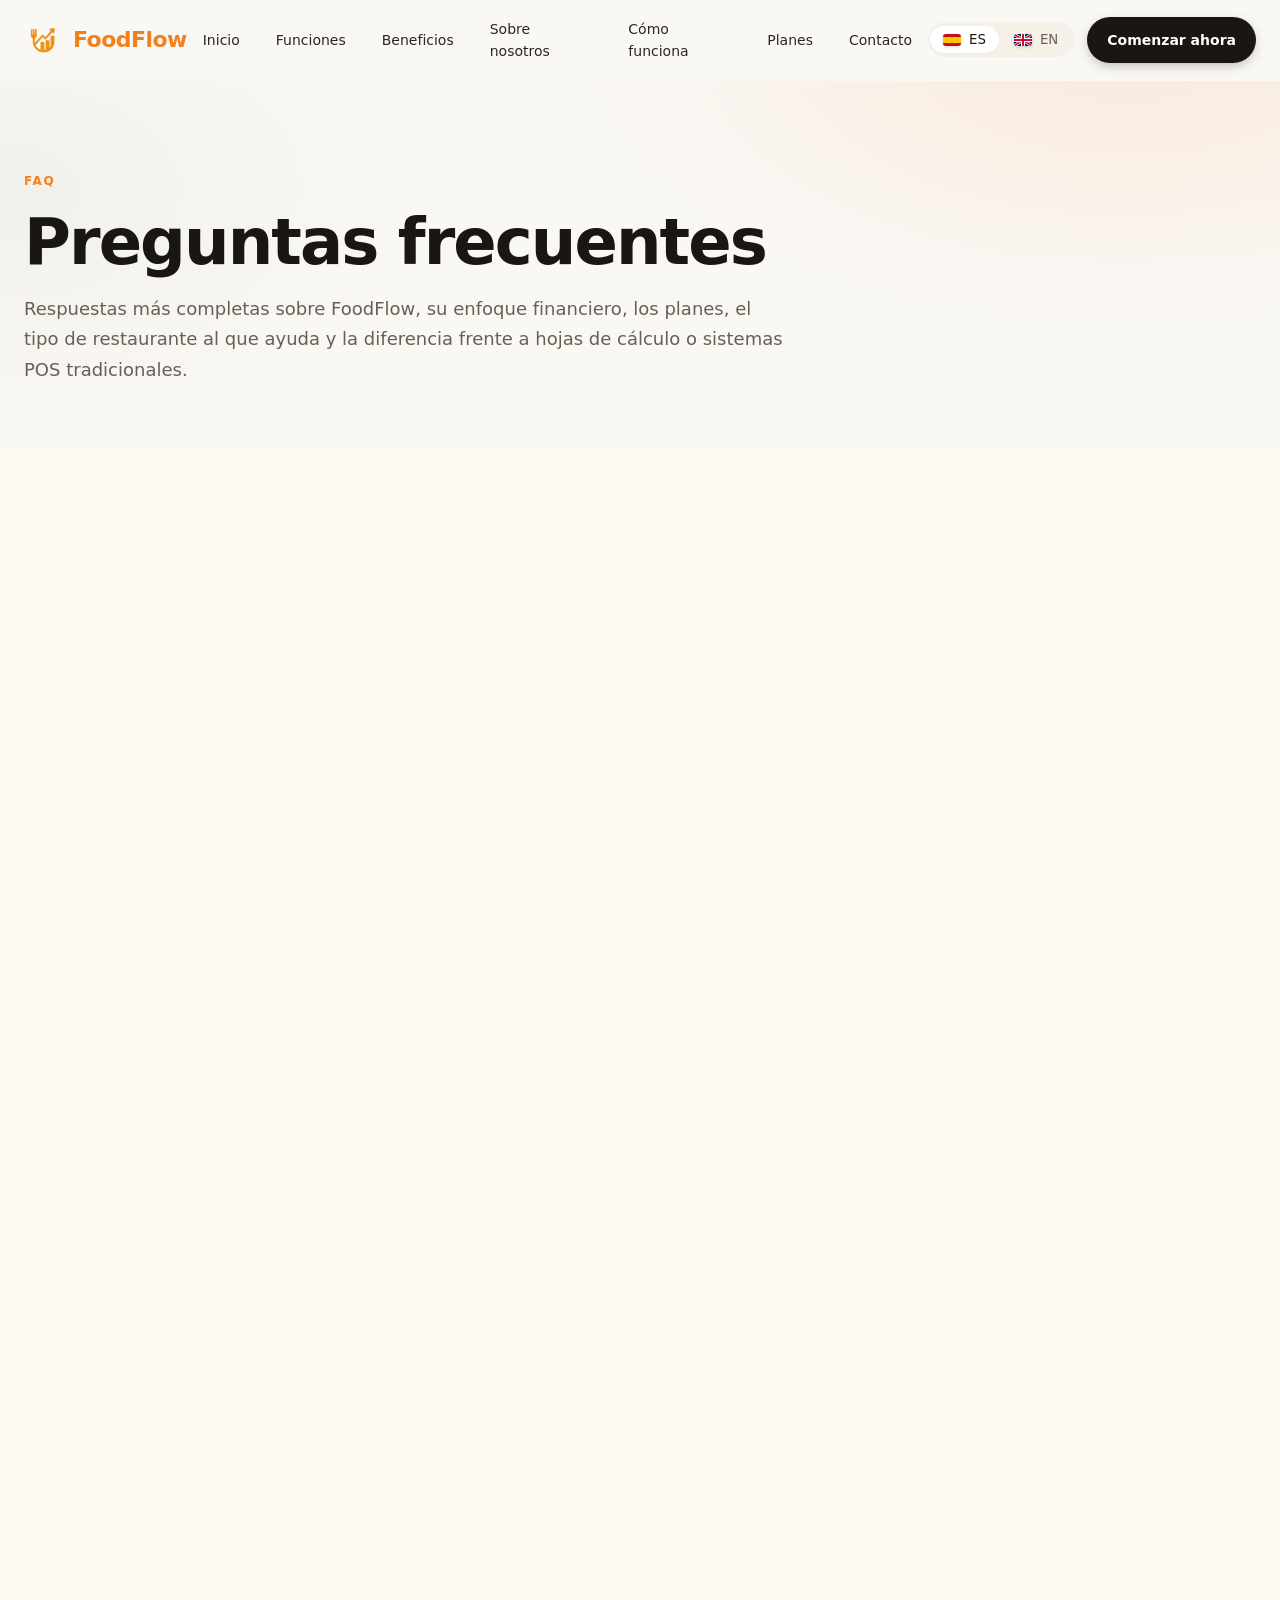
<file: preguntas-frecuentes.html>
<!DOCTYPE html>
<html lang="es">

<head>
  <meta charset="UTF-8">
  <meta name="viewport" content="width=device-width, initial-scale=1.0">
  <title>Preguntas Frecuentes | FoodFlow</title>
  <link rel="icon" href="public/assets/images/favicon.png" type="image/png">
  <script>document.documentElement.classList.add('js');</script>
  <link rel="stylesheet" href="public/assets/styles/styles.min.css">
  <script defer src="public/assets/scripts/scripts.min.js"></script>
</head>

<body data-page-title="Preguntas Frecuentes | FoodFlow" data-i18n-title="faq.page.title">
  <nav class="nav" id="nav">
    <div class="container nav-inner">
      <a href="index.html#home" class="brand">
        <span class="brand-mark" aria-hidden="true"><img src="public/assets/images/foodflow-mark.webp" alt="" width="157" height="149" decoding="async"></span>
        <span class="brand-text">FoodFlow</span>
      </a>
      <div class="nav-links">
        <a href="index.html#home" data-i18n="nav.home">Inicio</a>
        <a href="index.html#features" data-i18n="nav.features">Funciones</a>
        <a href="index.html#benefits" data-i18n="nav.benefits">Beneficios</a>
        <a href="index.html#about" data-i18n="nav.about">Sobre nosotros</a>
        <a href="index.html#how" data-i18n="nav.how">Cómo funciona</a>
        <a href="index.html#plans" data-i18n="nav.plans">Planes</a>
        <a href="index.html#contact" data-i18n="nav.contact">Contacto</a>
      </div>
      <div class="nav-right">
        <div class="lang" id="lang-switch">
          <button data-lang="es" class="active">
            <span class="lang-flag" aria-hidden="true"><svg viewBox="0 0 18 12" xmlns="http://www.w3.org/2000/svg"><rect width="18" height="12" fill="#C60B1E"/><rect y="3" width="18" height="6" fill="#FFC400"/></svg></span>
            <span class="lang-label">ES</span>
          </button>
          <button data-lang="en">
            <span class="lang-flag" aria-hidden="true"><svg viewBox="0 0 18 12" xmlns="http://www.w3.org/2000/svg"><rect width="18" height="12" fill="#012169"/><path d="M0 0l18 12M18 0L0 12" stroke="#FFFFFF" stroke-width="3"/><path d="M0 0l18 12M18 0L0 12" stroke="#C8102E" stroke-width="1.5"/><path d="M9 0v12M0 6h18" stroke="#FFFFFF" stroke-width="4"/><path d="M9 0v12M0 6h18" stroke="#C8102E" stroke-width="2"/></svg></span>
            <span class="lang-label">EN</span>
          </button>
        </div>
        <a class="btn btn-primary" href="https://foodflowfrontend.vercel.app/" data-i18n="cta.start">Comenzar ahora</a>
        <button class="menu-toggle btn-ghost btn" id="menu-toggle" aria-label="Menú" data-i18n-aria-label="nav.menu">
          <svg width="20" height="20" viewBox="0 0 24 24" fill="none" stroke="currentColor" stroke-width="2" stroke-linecap="round">
            <line x1="3" y1="6" x2="21" y2="6"></line>
            <line x1="3" y1="12" x2="21" y2="12"></line>
            <line x1="3" y1="18" x2="21" y2="18"></line>
          </svg>
        </button>
      </div>
    </div>
    <div class="mobile-menu" id="mobile-menu">
      <a href="index.html#home" data-i18n="nav.home">Inicio</a>
      <a href="index.html#features" data-i18n="nav.features">Funciones</a>
      <a href="index.html#benefits" data-i18n="nav.benefits">Beneficios</a>
      <a href="index.html#about" data-i18n="nav.about">Sobre nosotros</a>
      <a href="index.html#how" data-i18n="nav.how">Cómo funciona</a>
      <a href="index.html#plans" data-i18n="nav.plans">Planes</a>
      <a href="index.html#contact" data-i18n="nav.contact">Contacto</a>
      <a class="btn btn-primary" href="https://foodflowfrontend.vercel.app/" data-i18n="cta.start">Comenzar ahora</a>
    </div>
  </nav>

  <main>
    <section class="page-hero">
      <div class="container in" data-reveal>
        <span class="page-kicker" data-i18n="faq.kicker">FAQ</span>
        <h1 class="page-title" data-i18n="faq.title">Preguntas frecuentes</h1>
        <p class="page-sub" data-i18n="faq.sub">Respuestas más completas sobre FoodFlow, su enfoque financiero, los planes, el tipo de restaurante al que ayuda y la diferencia frente a hojas de cálculo o sistemas POS tradicionales.</p>
      </div>
    </section>

    <section class="legal-section">
      <div class="container faq-layout">
        <div class="faq-filter-bar" role="tablist" aria-label="Filtrar preguntas frecuentes" data-i18n-aria-label="faq.filter.aria">
          <button type="button" class="faq-filter active" data-faq-filter="all" data-i18n="faq.filter.all">Todos</button>
          <button type="button" class="faq-filter" data-faq-filter="producto" data-i18n="faq.filter.product">Producto</button>
          <button type="button" class="faq-filter" data-faq-filter="finanzas" data-i18n="faq.filter.finance">Finanzas</button>
          <button type="button" class="faq-filter" data-faq-filter="operacion" data-i18n="faq.filter.operation">Operación</button>
          <button type="button" class="faq-filter" data-faq-filter="planes" data-i18n="faq.filter.plans">Planes</button>
        </div>
        <article class="legal-content faq-content" data-reveal>
          <h2 data-i18n="faq.heading">Dudas comunes sobre FoodFlow</h2>
          <div class="faq-list">
            <div class="faq-item" data-faq-category="producto">
              <h3 data-i18n="faq.q1">¿Qué es FoodFlow?</h3>
              <p data-i18n="faq.a1">FoodFlow es una aplicación web orientada a restaurantes que necesitan centralizar información financiera y operativa. Permite organizar ingresos, gastos, inventario, órdenes, platos y reportes para que el dueño tenga una lectura más clara del negocio.</p>
            </div>
            <div class="faq-item" data-faq-category="producto">
              <h3 data-i18n="faq.q2">¿Qué problema busca resolver?</h3>
              <p data-i18n="faq.a2">Muchos restaurantes venden todos los días, pero no siempre saben cuánto ganan realmente. FoodFlow busca reducir la dependencia de cuadernos, hojas de cálculo frágiles o información dispersa, transformando esos datos en reportes útiles para decidir mejor.</p>
            </div>
            <div class="faq-item" data-faq-category="finanzas">
              <h3 data-i18n="faq.q3">¿FoodFlow reemplaza a un contador?</h3>
              <p data-i18n="faq.a3">No. FoodFlow no reemplaza asesoría contable, tributaria o legal. Su objetivo es ayudar al dueño a entender su operación diaria, visualizar métricas y preparar mejor la información que luego puede revisar con especialistas.</p>
            </div>
            <div class="faq-item" data-faq-category="finanzas">
              <h3 data-i18n="faq.q4">¿Qué métricas puedo revisar?</h3>
              <p data-i18n="faq.a4">Podrás revisar ingresos, gastos, costos fijos y variables, flujo de caja, inventario, margen aproximado, platos con mayor venta, rentabilidad por plato y reportes por periodo. La idea es que cada dato conecte con una decisión práctica.</p>
            </div>
            <div class="faq-item" data-faq-category="operacion">
              <h3 data-i18n="faq.q5">¿Está pensado para restaurantes pequeños?</h3>
              <p data-i18n="faq.a5">Sí. FoodFlow está pensado especialmente para negocios pequeños y medianos que no cuentan con equipos financieros grandes y que suelen operar con procesos manuales. La interfaz prioriza claridad, lenguaje simple y control diario.</p>
            </div>
            <div class="faq-item" data-faq-category="operacion">
              <h3 data-i18n="faq.q6">¿En qué se diferencia de un POS?</h3>
              <p data-i18n="faq.a6">Un POS suele enfocarse en registrar ventas y órdenes. FoodFlow se enfoca en interpretar la salud financiera del restaurante: qué se vendió, cuánto costó, qué margen dejó, cómo se mueve el inventario y qué decisiones conviene tomar.</p>
            </div>
            <div class="faq-item" data-faq-category="operacion">
              <h3 data-i18n="faq.q7">¿Necesito tener todos mis datos ordenados antes de usarlo?</h3>
              <p data-i18n="faq.a7">No necesariamente. Puedes empezar con información base e ir completando el modelo conforme el restaurante adopta mejores hábitos de registro. FoodFlow está pensado para acompañar esa transición hacia una operación más ordenada.</p>
            </div>
            <div class="faq-item" data-faq-category="planes">
              <h3 data-i18n="faq.q8">¿Cuántos usuarios incluye el plan Pro?</h3>
              <p data-i18n="faq.a8">El plan Pro incluye hasta 10 usuarios, pensado para restaurantes que ya operan con un equipo más amplio y necesitan que administración, responsables de inventario o encargados de operación accedan a información relevante.</p>
            </div>
            <div class="faq-item" data-faq-category="planes">
              <h3 data-i18n="faq.q9">¿Puedo solicitar una demostración?</h3>
              <p data-i18n="faq.a9">Sí. Puedes escribirnos desde la sección de contacto para coordinar una presentación, explicar cómo trabaja tu restaurante y revisar qué módulos serían más útiles para tu situación actual.</p>
            </div>
          </div>
        </article>
      </div>
    </section>
  </main>

  <footer>
    <div class="container">
      <div class="foot-grid">
        <div class="foot-brand">
          <a href="index.html#home" class="brand">
            <span class="brand-mark" aria-hidden="true"><img src="public/assets/images/foodflow-mark.webp" alt="" width="157" height="149" loading="lazy" decoding="async"></span>
            <span class="brand-text" style="color:var(--cream)">FoodFlow</span>
          </a>
          <p data-i18n="foot.desc">FoodFlow by ClaudeFlow — Inteligencia financiera para restaurantes independientes y medianos.</p>
          <div class="foot-by">
            <img src="public/assets/images/claudeflow-logo.webp" alt="ClaudeFlow" width="240" height="240" loading="lazy" decoding="async">
            <div><div data-i18n="foot.by">Un producto de</div><b>ClaudeFlow</b></div>
          </div>
        </div>
        <div class="foot-col">
          <h5 data-i18n="foot.product">Producto</h5>
          <a href="index.html#home" data-i18n="nav.home">Inicio</a>
          <a href="index.html#features" data-i18n="nav.features">Funciones</a>
          <a href="index.html#benefits" data-i18n="nav.benefits">Beneficios</a>
          <a href="index.html#about" data-i18n="foot.about">Sobre nosotros</a>
          <a href="index.html#how" data-i18n="nav.how">Cómo funciona</a>
          <a href="index.html#plans" data-i18n="nav.plans">Planes</a>
        </div>
        <div class="foot-col">
          <h5 data-i18n="foot.legal">Legal</h5>
          <button type="button" class="footer-link" data-legal-open="terms" data-i18n="foot.terms">Términos y Condiciones</button>
          <button type="button" class="footer-link" data-legal-open="privacy" data-i18n="foot.privacy">Política de Privacidad</button>
        </div>
        <div class="foot-col">
          <h5 data-i18n="foot.resources">Recursos</h5>
          <a href="ayuda.html" data-i18n="foot.support">Ayuda</a>
          <a href="preguntas-frecuentes.html" data-i18n="foot.faq">Preguntas frecuentes</a>
          <a href="index.html#contact" data-i18n="nav.contact">Contacto</a>
        </div>
        <div class="foot-col foot-social">
          <h5 data-i18n="foot.social">Redes</h5>
          <div class="socials">
            <a href="index.html#contact" aria-label="Facebook"><svg viewBox="0 0 24 24" fill="currentColor" aria-hidden="true"><path d="M13 10h3l-.4 3H13v8h-3v-8H8v-3h2V8.3C10 6 11.3 4 14 4h2v3h-2c-.7 0-1 .4-1 1V10z" /></svg></a>
            <a href="index.html#contact" aria-label="Instagram"><svg viewBox="0 0 24 24" fill="none" stroke="currentColor" stroke-width="2" aria-hidden="true"><rect x="3" y="3" width="18" height="18" rx="5" /><circle cx="12" cy="12" r="4" /><circle cx="17" cy="7" r="1" /></svg></a>
            <a href="index.html#contact" aria-label="WhatsApp"><svg viewBox="0 0 24 24" fill="currentColor" aria-hidden="true"><path d="M12 4a8 8 0 0 0-6.9 12l-1 4 4.1-1A8 8 0 1 0 12 4zm4.4 11.3c-.2.6-1.2 1-1.7 1.1-.4.1-.9.1-1.5-.1a13.5 13.5 0 0 1-2.6-1.2 10.2 10.2 0 0 1-3.4-3.7c-.3-.5-.8-1.3-.8-2.2 0-.9.5-1.4.7-1.6.2-.2.4-.3.6-.3h.4c.1 0 .3 0 .5.4.2.5.6 1.6.6 1.7 0 .1.1.3 0 .5 0 .2-.1.3-.2.4-.1.1-.3.3-.4.4-.1.1-.3.3-.2.5.2.4.9 1.6 2 2.5 1.4 1.3 2.6 1.6 2.9 1.7.2.1.4.1.6-.1.2-.2.7-.8.9-1.1.2-.3.4-.3.6-.2.2.1 1.4.7 1.7.8.2.1.4.2.5.3.1.1.1.5-.1 1z" /></svg></a>
          </div>
        </div>
      </div>
      <div class="foot-bottom">
        <span data-i18n="foot.copy">© 2026 ClaudeFlow. Todos los derechos reservados.</span>
        <div class="lang" id="lang-switch-foot">
          <button data-lang="es" class="active">
            <span class="lang-flag" aria-hidden="true"><svg viewBox="0 0 18 12" xmlns="http://www.w3.org/2000/svg"><rect width="18" height="12" fill="#C60B1E"/><rect y="3" width="18" height="6" fill="#FFC400"/></svg></span>
            <span class="lang-label">ES</span>
          </button>
          <button data-lang="en">
            <span class="lang-flag" aria-hidden="true"><svg viewBox="0 0 18 12" xmlns="http://www.w3.org/2000/svg"><rect width="18" height="12" fill="#012169"/><path d="M0 0l18 12M18 0L0 12" stroke="#FFFFFF" stroke-width="3"/><path d="M0 0l18 12M18 0L0 12" stroke="#C8102E" stroke-width="1.5"/><path d="M9 0v12M0 6h18" stroke="#FFFFFF" stroke-width="4"/><path d="M9 0v12M0 6h18" stroke="#C8102E" stroke-width="2"/></svg></span>
            <span class="lang-label">EN</span>
          </button>
        </div>
      </div>
    </div>
  </footer>
</body>

</html>
</file>
<file: public/assets/styles/styles.min.css>
:root{--bg:#faf8f5;--bg-soft:#f5f0e8;--bg-warm:#fff9f3;--ink:#1a1612;--ink-2:#2d2620;--ink-3:#6b5f52;--line:rgba(26, 22, 18, .06);--line-strong:rgba(26, 22, 18, .12);--orange:#f2811d;--orange-light:#ff833a;--orange-soft:#ffb072;--orange-deep:#d96510;--coral:#f2811d;--terracotta:#c45c3e;--sage:#7d9a7d;--cream:#f8f4ef;--card:#ffffff;--shadow-xs:0 1px 2px rgba(26, 22, 18, .03);--shadow-sm:0 2px 8px -4px rgba(26, 22, 18, .08),0 4px 12px -4px rgba(26, 22, 18, .04);--shadow-md:0 8px 24px -6px rgba(26, 22, 18, .12),0 4px 12px -4px rgba(26, 22, 18, .06);--shadow-lg:0 24px 48px -12px rgba(26, 22, 18, .18),0 12px 24px -8px rgba(26, 22, 18, .08);--shadow-xl:0 32px 64px -16px rgba(26, 22, 18, .22),0 16px 32px -12px rgba(26, 22, 18, .1);--radius-sm:12px;--radius:16px;--radius-lg:24px;--radius-xl:32px;--font-sans:system-ui,-apple-system,"Segoe UI",Roboto,Arial,sans-serif;--font-serif:Georgia,"Times New Roman",serif;--font-mono:ui-monospace,"SFMono-Regular",Consolas,"Liberation Mono",monospace}*{box-sizing:border-box}body,html{margin:0;padding:0}html{scroll-behavior:smooth;scroll-padding-top:96px}body{font-family:var(--font-sans);background:radial-gradient(1200px 600px at 90% -10%,rgba(242,129,29,.08),transparent 60%),radial-gradient(900px 600px at 0 20%,rgba(125,154,125,.06),transparent 60%),var(--bg);color:var(--ink);-webkit-font-smoothing:antialiased;line-height:1.6;overflow-x:hidden}h1,h2,h3,h4{font-family:var(--font-sans);font-weight:700;letter-spacing:-.03em}a{color:inherit;text-decoration:none}img{max-width:100%;height:auto;display:block}button{font-family:inherit;cursor:pointer;border:none;background:0 0;color:inherit}.serif{font-family:var(--font-serif);font-weight:500;font-style:italic;letter-spacing:-.01em}.mono{font-family:var(--font-mono);font-size:.85em;letter-spacing:.02em}.container{max-width:1280px;margin:0 auto;padding:0 24px}.about,.benefits,.diff,.features,.final,.how,.legal-section,.plans,.problem,.solution,footer{content-visibility:auto;contain-intrinsic-size:auto 760px}.nav{position:sticky;top:0;z-index:100;backdrop-filter:blur(24px) saturate(180%);-webkit-backdrop-filter:blur(24px) saturate(180%);background:rgba(250,248,245,.85);border-bottom:1px solid transparent;transition:background-color .3s cubic-bezier(.4, 0, .2, 1),border-color .3s cubic-bezier(.4, 0, .2, 1),box-shadow .3s cubic-bezier(.4, 0, .2, 1)}.nav.scrolled{border-bottom-color:var(--line);background:rgba(250,248,245,.95);box-shadow:var(--shadow-sm)}.nav-inner{display:flex;align-items:center;justify-content:space-between;height:80px}.lang-change .nav-inner,.lang-change .nav-links a,.lang-change .nav-right{transition:transform .18s ease,opacity .18s ease}.lang-change .nav-links a,.lang-change .nav-right{transform:translateY(-2px);opacity:.85}.brand{display:flex;align-items:center;gap:11px;font-weight:700;letter-spacing:-.025em;font-size:22px;color:var(--ink);transition:transform .2s}.brand:hover{transform:translateY(-1px)}.brand-mark{width:38px;height:38px;display:grid;place-items:center;background:0 0;border-radius:var(--radius-sm);box-shadow:none}.nav .brand-text{color:var(--orange)}.brand-mark img{width:70%;height:70%;object-fit:contain}.nav-links{display:flex;gap:4px;align-items:center}.nav-links a{padding:10px 16px;font-size:14px;font-weight:500;color:var(--ink-2);border-radius:999px;transition:all .2s;position:relative}.nav-links a::after{content:"";position:absolute;bottom:6px;left:50%;transform:translateX(-50%) scaleX(0);width:20px;height:2px;background:var(--orange);border-radius:2px;transition:transform .2s}.nav-links a:hover{color:var(--ink);background:var(--bg-soft)}.nav-links a:hover::after{transform:translateX(-50%) scaleX(1)}.nav-right{display:flex;gap:12px;align-items:center}.lang{display:inline-flex;background:var(--bg-soft);border-radius:999px;padding:4px;font-size:13px;font-weight:600;--lang-shift:0px}.lang button{position:relative;display:inline-flex;align-items:center;gap:8px;padding:6px 13px;border-radius:999px;color:var(--ink-3);transition:all .2s;overflow:hidden}.lang button::after{content:"";position:absolute;inset:0;background:linear-gradient(120deg,transparent,rgba(255,255,255,.5),transparent);transform:translateX(-120%);transition:transform .35s ease}.lang button:hover{color:var(--ink);transform:translateY(-1px)}.lang button:hover::after{transform:translateX(120%)}.lang button.active{background:#fff;color:var(--ink);box-shadow:var(--shadow-xs);transform:translateX(var(--lang-shift));animation:langPulse 3s ease-in-out infinite}.lang button.active:hover{transform:translate3d(var(--lang-shift),-1px,0)}body.lang-es .lang{--lang-shift:-2px}body.lang-en .lang{--lang-shift:2px}.lang-flag{width:18px;height:12px;border-radius:3px;overflow:hidden;display:inline-flex;box-shadow:0 1px 3px rgba(26,22,18,.18)}.lang-flag svg{width:100%;height:100%;display:block}@keyframes langPulse{0%,100%{box-shadow:var(--shadow-xs)}50%{box-shadow:0 0 0 6px rgba(242,129,29,.12)}}.btn{display:inline-flex;align-items:center;gap:8px;padding:12px 20px;border-radius:999px;font-weight:600;font-size:14px;transition:all .25s cubic-bezier(.4, 0, .2, 1);white-space:nowrap;position:relative;overflow:hidden}.btn::before{content:"";position:absolute;inset:0;background:linear-gradient(135deg,transparent,rgba(255,255,255,.2));opacity:0;transition:opacity .25s}.btn:hover::before{opacity:1}.btn-primary{background:var(--ink);color:#fff;box-shadow:0 4px 14px -4px rgba(26,22,18,.4)}.btn-primary:hover{transform:translateY(-2px);box-shadow:0 8px 20px -4px rgba(26,22,18,.5)}.btn-orange{background:linear-gradient(135deg,var(--orange-light),var(--orange));color:#fff;box-shadow:0 6px 20px -6px rgba(230,81,0,.5)}.btn-orange:hover{transform:translateY(-2px);box-shadow:0 10px 28px -6px rgba(230,81,0,.6)}.btn-ghost{background:0 0;color:var(--ink);border:1.5px solid var(--line-strong)}.btn-ghost:hover{background:#fff;border-color:var(--ink-3);box-shadow:var(--shadow-sm)}.menu-toggle{display:none;padding:10px;border-radius:var(--radius-sm);color:var(--ink-2)}.menu-toggle:hover{background:var(--bg-soft)}.hero{position:relative;padding:100px 0 120px;overflow:hidden}.hero-bg{position:absolute;inset:0;pointer-events:none;background:radial-gradient(ellipse 900px 500px at 85% -10%,rgba(255,131,58,.12),transparent 60%),radial-gradient(ellipse 700px 500px at -5% 40%,rgba(196,92,62,.08),transparent 60%),radial-gradient(ellipse 600px 400px at 50% 100%,rgba(125,154,125,.06),transparent 60%);background-position:0 0,0 0,0 0;animation:heroDrift 18s ease-in-out infinite}@keyframes heroDrift{0%,100%{background-position:0 0,0 0,0 0}50%{background-position:20px -10px,-20px 10px,10px 20px}}.hero-pattern{position:absolute;inset:0;pointer-events:none;opacity:.4;background-image:radial-gradient(circle at 1px 1px,rgba(26,22,18,.04) 1px,transparent 0);background-size:40px 40px}.hero-grid{position:relative;display:grid;grid-template-columns:1fr 1fr;gap:80px;align-items:center}.eyebrow{display:inline-flex;align-items:center;gap:8px;padding:8px 16px;background:#fff;border:1px solid var(--line);border-radius:999px;font-size:12px;font-weight:600;color:var(--ink-2);letter-spacing:.08em;text-transform:uppercase;box-shadow:var(--shadow-sm)}.eyebrow .dot{width:7px;height:7px;border-radius:50%;background:var(--orange);box-shadow:0 0 0 3px rgba(230,81,0,.2);animation:pulse 2.5s infinite}@keyframes pulse{0%,100%{box-shadow:0 0 0 3px rgba(230,81,0,.2)}50%{box-shadow:0 0 0 6px rgba(230,81,0,.05)}}h1.hero-title{font-size:clamp(40px, 6vw, 72px);line-height:1.02;letter-spacing:-.035em;font-weight:700;margin:22px 0 22px}h1.hero-title .accent{color:var(--orange);font-style:italic}.hero-sub{font-size:19px;line-height:1.65;color:var(--ink-3);max-width:520px;margin-bottom:36px}.hero-ctas{display:flex;gap:14px;flex-wrap:wrap}.hero-meta{display:flex;gap:32px;margin-top:42px;color:var(--ink-3);font-size:13px}.hero-meta .item{display:flex;gap:9px;align-items:center}.hero-meta svg{width:17px;height:17px;color:var(--orange)}.hero-art{position:relative;aspect-ratio:1/1;max-width:580px;margin-left:auto;animation:softFloat 12s ease-in-out infinite}@keyframes softFloat{0%,100%{transform:translateY(0)}50%{transform:translateY(-10px)}}.ha-glow{position:absolute;width:260px;height:260px;top:50%;left:50%;transform:translate(-50%,-50%);background:radial-gradient(circle,rgba(255,131,58,.4),transparent 70%);filter:blur(40px);pointer-events:none;animation:glowPulse 4s ease-in-out infinite}@keyframes glowPulse{0%,100%{opacity:.6;transform:translate(-50%,-50%) scale(1)}50%{opacity:1;transform:translate(-50%,-50%) scale(1.1)}}.ha-bg{position:absolute;inset:6% 2% 6% 2%;background:linear-gradient(160deg,#1a1612 0,#2d2620 40%,#1a1612 100%);border-radius:40px;overflow:hidden;box-shadow:var(--shadow-xl)}.ha-bg::before{content:"";position:absolute;inset:0;background:radial-gradient(ellipse 360px 280px at 85% 15%,rgba(255,131,58,.28),transparent 60%),radial-gradient(ellipse 360px 280px at 5% 85%,rgba(196,92,62,.25),transparent 60%),radial-gradient(ellipse 240px 180px at 50% 50%,rgba(255,171,107,.12),transparent 60%)}.ha-grid{position:absolute;inset:0;background-image:linear-gradient(rgba(255,255,255,.04) 1px,transparent 1px),linear-gradient(90deg,rgba(255,255,255,.04) 1px,transparent 1px);background-size:48px 48px;mask-image:radial-gradient(closest-side,black 50%,transparent 100%)}.ha-card{position:absolute;background:rgba(255,255,255,.95);backdrop-filter:blur(12px);border-radius:var(--radius);padding:16px 18px;box-shadow:var(--shadow-lg);font-size:13px;border:1px solid rgba(255,255,255,.8)}.ha-card .lbl{color:var(--ink-3);font-size:11px;font-weight:600;letter-spacing:.06em;text-transform:uppercase}.ha-card .val{font-weight:700;font-size:24px;letter-spacing:-.025em;margin-top:6px}.ha-card .delta{display:inline-flex;gap:4px;align-items:center;font-size:11px;padding:4px 9px;border-radius:999px;font-weight:600}.ha-receipt{top:6%;left:-6%;width:210px;transform:rotate(-8deg);animation:float1 8s ease-in-out infinite}.ha-receipt::after,.ha-receipt::before{content:"";position:absolute;left:0;right:0;height:10px;background-image:radial-gradient(circle at 6px 5px,var(--bg) 4px,transparent 4.5px);background-size:12px 10px;background-repeat:repeat-x}.ha-receipt::before{top:-5px}.ha-receipt::after{bottom:-5px}.receipt-row{display:flex;justify-content:space-between;padding:5px 0;font-size:12px;color:var(--ink-2)}.receipt-row.h{color:var(--ink);font-weight:700;border-top:1px dashed var(--line-strong);padding-top:10px;margin-top:6px}.receipt-h{font-family:var(--font-serif);font-style:italic;font-size:18px;text-align:center;margin-bottom:8px}.ha-metric{top:10%;right:-4%;width:230px;animation:float2 9s ease-in-out infinite}.ha-metric .delta{background:linear-gradient(135deg,rgba(255,131,58,.15),rgba(230,81,0,.12));color:var(--orange-deep)}.ha-flow{bottom:8%;right:4%;width:250px;animation:float1 10s ease-in-out infinite reverse}.flow-bar{height:9px;border-radius:999px;background:var(--bg-soft);margin-bottom:11px;overflow:hidden}.flow-bar i{display:block;height:100%;border-radius:999px}.flow-row{display:flex;align-items:center;gap:11px;padding:6px 0;font-size:12px}.flow-row .sw{width:11px;height:11px;border-radius:3px}.ha-inv{bottom:2%;left:0;width:210px;transform:rotate(6deg);animation:float2 8s ease-in-out infinite reverse}.inv-grid{display:grid;grid-template-columns:repeat(4,1fr);gap:7px;margin-top:9px}.inv-grid span{aspect-ratio:1/1;border-radius:6px;background:linear-gradient(135deg,#ffe8dc,#fca);position:relative}.inv-grid span:nth-child(2),.inv-grid span:nth-child(7){background:linear-gradient(135deg,#ffe8e8,#ffa8a8)}.inv-grid span:nth-child(11){background:linear-gradient(135deg,#e8dcff,#c8a8ff)}.ha-dish{top:48%;left:38%;width:150px;height:150px;border-radius:50%;background:#fff;display:grid;place-items:center;transform:translate(-50%,-50%);box-shadow:var(--shadow-xl);animation:floatd 7s ease-in-out infinite;border:3px solid rgba(255,255,255,.9)}.ha-dish::before{content:"";position:absolute;inset:16px;border-radius:50%;border:2px dashed rgba(26,22,18,.08);animation:rotate 45s linear infinite}.ha-dish img{width:65%;height:65%;object-fit:contain}@keyframes floatd{0%,100%{transform:translate(-50%,-50%)}50%{transform:translate(-50%,calc(-50% - 10px))}}@keyframes float1{0%,100%{transform:translateY(0) rotate(-8deg)}50%{transform:translateY(-12px) rotate(-8deg)}}@keyframes float2{0%,100%{transform:translateY(0) rotate(6deg)}50%{transform:translateY(10px) rotate(6deg)}}@keyframes rotate{to{transform:rotate(360deg)}}.trust{border-top:1px solid var(--line);border-bottom:1px solid var(--line);padding:32px 0;background:linear-gradient(180deg,rgba(255,255,255,.5),rgba(245,240,232,.5))}.trust-inner{display:flex;align-items:center;justify-content:space-between;flex-wrap:wrap;gap:28px}.trust-label{font-weight:600;letter-spacing:.06em;text-transform:uppercase;font-size:11px;color:var(--ink-3)}.trust-list{display:flex;gap:40px;flex-wrap:wrap}.trust-list span{font-family:var(--font-serif);font-style:italic;font-size:20px;color:var(--ink-2);position:relative}.trust-list span:not(:last-child)::after{content:"\00b7";position:absolute;right:-22px;color:var(--orange);opacity:.5}section{padding:120px 0}.sec-head{max-width:740px;margin:0 auto 72px;text-align:center}.sec-tag{display:inline-flex;align-items:center;gap:10px;color:var(--orange);font-size:11px;font-weight:700;letter-spacing:.16em;text-transform:uppercase;margin-bottom:24px}.sec-tag::before{content:"";width:32px;height:2px;background:linear-gradient(90deg,var(--orange-light),var(--orange));display:inline-block;border-radius:2px}.sec-head[data-align=left]{text-align:left;margin:0}.sec-title{font-size:clamp(32px, 4.4vw, 52px);line-height:1.05;letter-spacing:-.03em;font-weight:700;margin:0 0 18px}.sec-sub{font-size:18px;color:var(--ink-3);max-width:600px;margin:0 auto;line-height:1.7}.problem{background:var(--bg-soft);position:relative}.problem::before{content:"";position:absolute;top:0;left:0;right:0;height:1px;background:linear-gradient(90deg,transparent,var(--line),transparent)}.problem-grid{display:grid;grid-template-columns:repeat(3,1fr);gap:20px}.pain{background:#fff;padding:26px;border-radius:var(--radius-lg);border:1px solid var(--line);transition:all .35s cubic-bezier(.4, 0, .2, 1);position:relative;overflow:hidden}.pain::before{content:"";position:absolute;top:0;left:0;right:0;height:3px;background:linear-gradient(90deg,var(--coral),var(--terracotta));opacity:0;transition:opacity .3s}.pain:hover{transform:translateY(-6px);box-shadow:var(--shadow-lg)}.pain:hover::before{opacity:1}.pain-icon{width:46px;height:46px;border-radius:var(--radius);background:linear-gradient(135deg,#ffe8e8,#ffd0d0);display:grid;place-items:center;color:var(--coral);margin-bottom:16px}.pain-icon svg{width:22px;height:22px}.pain h4{margin:0 0 8px;font-size:17px;font-weight:700;letter-spacing:-.01em}.pain p{margin:0;font-size:14px;color:var(--ink-3);line-height:1.6}.problem-quote{margin-top:72px;text-align:center;max-width:800px;margin-left:auto;margin-right:auto;font-family:var(--font-serif);font-size:clamp(26px, 3.5vw, 40px);line-height:1.3;color:var(--ink);font-style:italic;position:relative;padding:0 40px}.problem-quote::before{display:none}.problem-quote em{color:var(--orange);font-style:italic}.solution-grid{display:grid;grid-template-columns:1fr 1fr;gap:80px;align-items:center}.solution-art{position:relative;aspect-ratio:1/1;max-width:500px;animation:orbitSpin 32s linear infinite;transform-origin:center}.center-orb{position:absolute;inset:22%;border-radius:50%;background:linear-gradient(135deg,#fff9f3,#ffe8dc);box-shadow:0 30px 80px -20px rgba(230,81,0,.4),inset 0 0 0 1px rgba(230,81,0,.15);display:grid;place-items:center;animation:orbitCounter 32s linear infinite}.center-orb img{width:60%;height:60%;object-fit:contain}.center-orb::after{content:"";position:absolute;inset:-14px;border-radius:50%;border:2px dashed rgba(230,81,0,.3);animation:rotate 45s linear infinite}@keyframes rotate{to{transform:rotate(360deg)}}@keyframes orbitSpin{to{transform:rotate(360deg)}}@keyframes orbitCounter{to{transform:rotate(-360deg)}}.orbit{position:absolute;inset:4%;border:1px dashed var(--line-strong);border-radius:50%}.orbit-2{inset:16%}.orbit-pill{position:absolute;background:#fff;padding:10px 15px;border-radius:999px;box-shadow:var(--shadow-md);font-size:13px;font-weight:600;display:flex;gap:9px;align-items:center;animation:orbitCounter 32s linear infinite}.orbit-pill .ico{width:24px;height:24px;border-radius:7px;display:grid;place-items:center;color:#fff}.op-1{top:0;left:28%;transform:rotate(-2deg)}.op-1 .ico{background:var(--orange)}.op-2{top:20%;right:-4%;transform:rotate(2deg)}.op-2 .ico{background:var(--terracotta)}.op-3{bottom:12%;right:4%}.op-3 .ico{background:var(--sage)}.op-4{bottom:0;left:20%}.op-4 .ico{background:var(--coral)}.op-5{top:36%;left:-4%;transform:rotate(-2deg)}.op-5 .ico{background:var(--orange-light)}.solution-list{list-style:none;padding:0;margin:28px 0 0}.solution-list li{display:flex;gap:15px;padding:14px 0;border-bottom:1px solid var(--line);font-size:15px;color:var(--ink-2)}.solution-list li:last-child{border-bottom:0}.check{width:24px;height:24px;flex-shrink:0;border-radius:50%;background:linear-gradient(135deg,rgba(255,131,58,.15),rgba(230,81,0,.1));color:var(--orange);display:grid;place-items:center}.check svg{width:13px;height:13px}.features{background:var(--ink);color:var(--cream);position:relative;overflow:hidden}.features::before{content:"";position:absolute;inset:0;pointer-events:none;background:radial-gradient(ellipse 700px 450px at 0 0,rgba(255,131,58,.15),transparent 60%),radial-gradient(ellipse 700px 450px at 100% 100%,rgba(196,92,62,.12),transparent 60%)}.features .sec-tag{background:rgba(255,131,58,.15);color:var(--orange-soft)}.features .sec-sub{color:rgba(248,244,239,.7)}.feat-grid{display:grid;grid-template-columns:repeat(12,1fr);gap:20px;position:relative}.feat{background:rgba(255,255,255,.03);border:1px solid rgba(255,255,255,.08);border-radius:var(--radius-lg);padding:32px;transition:all .35s cubic-bezier(.4, 0, .2, 1);backdrop-filter:blur(10px)}.feat:hover{background:rgba(255,255,255,.06);border-color:rgba(255,131,58,.35);transform:translateY(-4px);box-shadow:0 20px 50px -20px rgba(0,0,0,.5)}.feat h3{margin:0 0 10px;font-size:19px;letter-spacing:-.01em;font-weight:700}.feat p{margin:0;font-size:14px;color:rgba(248,244,239,.65);line-height:1.65}.feat-ico{width:48px;height:48px;border-radius:var(--radius);background:linear-gradient(135deg,rgba(255,131,58,.2),rgba(230,81,0,.35));color:var(--orange-soft);display:grid;place-items:center;margin-bottom:22px}.feat-ico svg{width:24px;height:24px}.feat.span-6{grid-column:span 6}.feat.span-4{grid-column:span 4}.feat.span-3{grid-column:span 3}.feat.span-5{grid-column:span 5}.feat.span-7{grid-column:span 7}.feat-big{position:relative;overflow:hidden;min-height:300px;display:flex;flex-direction:column;justify-content:space-between}.feat-big .deco{position:absolute;right:-40px;bottom:-40px;width:280px;height:280px;border-radius:50%;background:radial-gradient(circle at 30% 30%,rgba(255,131,58,.5),transparent 70%);pointer-events:none;filter:blur(20px)}.feat-big .stack{display:flex;gap:7px;flex-wrap:wrap;margin-top:20px}.chip{padding:7px 14px;border-radius:999px;background:rgba(255,255,255,.06);border:1px solid rgba(255,255,255,.1);font-size:12px;font-weight:500}.feat-mini-stack{display:flex;gap:14px;margin-top:18px}.mini-card{flex:1;background:rgba(255,255,255,.04);border-radius:var(--radius-sm);padding:14px;font-size:12px;border:1px solid rgba(255,255,255,.06)}.mini-card b{display:block;font-size:24px;letter-spacing:-.02em;margin-bottom:4px}.mini-card span{color:rgba(248,244,239,.6)}.benefits-grid{display:grid;grid-template-columns:repeat(3,1fr);gap:20px}.ben{background:#fff;border-radius:var(--radius-lg);padding:32px;border:1px solid var(--line);transition:all .35s cubic-bezier(.4, 0, .2, 1);position:relative}.ben:hover{box-shadow:var(--shadow-lg);transform:translateY(-4px)}.ben-num{font-family:var(--font-serif);font-style:italic;font-size:56px;line-height:1;color:var(--orange);margin-bottom:16px}.ben h4{margin:0 0 8px;font-size:18px;font-weight:700}.ben p{margin:0;color:var(--ink-3);font-size:14px;line-height:1.6}.how{background:var(--bg-soft);position:relative}.how-steps{display:grid;grid-template-columns:repeat(3,1fr);gap:28px;position:relative}.how-steps::before{content:"";position:absolute;top:50%;transform:translateY(-50%);left:14%;right:14%;height:2px;background-image:linear-gradient(90deg,var(--line-strong) 50%,transparent 0);background-size:16px 2px;z-index:0}.step{background:#fff;border-radius:var(--radius-lg);padding:38px 28px;text-align:center;border:1px solid var(--line);position:relative;z-index:1;transition:all .35s cubic-bezier(.4, 0, .2, 1)}.step:hover{transform:translateY(-8px);box-shadow:var(--shadow-lg)}.step-num{width:56px;height:56px;border-radius:50%;margin:0 auto 20px;background:linear-gradient(135deg,var(--orange-light),var(--orange));color:#fff;font-weight:700;font-size:22px;display:grid;place-items:center;box-shadow:0 12px 28px -10px rgba(230,81,0,.5)}.step h4{margin:0 0 10px;font-size:19px;font-weight:700}.step p{margin:0;color:var(--ink-3);font-size:14px;line-height:1.6}.diff-table{background:#fff;border-radius:var(--radius-xl);border:1px solid var(--line);overflow:hidden;box-shadow:var(--shadow-sm)}.diff-row{display:grid;grid-template-columns:1.5fr 1fr 1fr 1fr;border-bottom:1px solid var(--line)}.diff-row:last-child{border-bottom:0}.diff-row>div{padding:20px 24px;font-size:14px;display:flex;align-items:center}.diff-row.head>div{font-weight:700;font-size:12px;text-transform:uppercase;letter-spacing:.06em;color:var(--ink-3);background:var(--bg-soft)}.diff-row .feat-name{font-weight:600;color:var(--ink)}.diff-row .ff{background:linear-gradient(180deg,rgba(255,131,58,.08),rgba(255,131,58,.03))}.diff-row.head .ff{background:linear-gradient(180deg,rgba(255,131,58,.2),rgba(255,131,58,.1));color:var(--orange)}.maybe,.no,.yes{display:inline-flex;gap:6px;align-items:center;font-weight:600;font-size:13px}.yes{color:var(--orange)}.no{color:var(--ink-3)}.maybe{color:var(--coral)}.plans-grid{display:grid;grid-template-columns:repeat(3,1fr);gap:24px}.plan{background:#fff;border:1px solid var(--line);border-radius:var(--radius-xl);padding:36px 30px;position:relative;display:flex;flex-direction:column;transition:all .35s cubic-bezier(.4, 0, .2, 1)}.plan:hover{transform:translateY(-6px);box-shadow:var(--shadow-lg)}.plan.featured{background:var(--ink);color:var(--cream);border-color:var(--ink);transform:scale(1.04);box-shadow:var(--shadow-xl)}.plan.featured:hover{transform:scale(1.04) translateY(-6px)}.plan-name{font-size:13px;font-weight:700;letter-spacing:.08em;text-transform:uppercase;color:var(--ink-3)}.plan.featured .plan-name{color:var(--orange-soft)}.plan-tag{display:inline-block;margin-left:10px;font-size:10px;padding:4px 10px;background:var(--orange);color:#fff;border-radius:999px;font-weight:700;letter-spacing:.06em;text-transform:uppercase}.price{display:flex;align-items:baseline;gap:6px;margin:20px 0 8px}.price b{font-size:56px;font-weight:700;letter-spacing:-.04em;line-height:1}.price small{color:var(--ink-3);font-size:15px}.plan.featured .price small{color:rgba(248,244,239,.6)}.plan p.desc{margin:0 0 26px;color:var(--ink-3);font-size:14px}.plan.featured p.desc{color:rgba(248,244,239,.7)}.plan ul{list-style:none;padding:0;margin:0 0 32px;flex:1}.plan ul li{padding:10px 0;font-size:14px;display:flex;gap:11px;align-items:flex-start}.plan ul li svg{width:17px;height:17px;flex-shrink:0;color:var(--orange);margin-top:3px}.plan.featured ul li svg{color:var(--orange-soft)}.plan .btn{width:100%;justify-content:center;margin-top:auto}.plan.featured .btn-ghost{background:#fff;color:var(--ink);border-color:#fff}.about{background:radial-gradient(900px 480px at 12% 10%,rgba(242,129,29,.08),transparent 60%),linear-gradient(180deg,var(--bg),var(--bg-warm))}.about-grid{display:grid;grid-template-columns:minmax(0,1.05fr) minmax(320px,.8fr);gap:56px;align-items:start}.about-copy .sec-title{text-align:left;margin:0 0 24px}.about-copy p,.legal-content p{color:var(--ink-3);font-size:16px;line-height:1.75;margin:0 0 18px}.about-panel{display:grid;gap:18px}.about-card{background:#fff;border:1px solid var(--line);border-radius:var(--radius-lg);padding:28px;box-shadow:var(--shadow-md)}.about-label{display:inline-flex;margin-bottom:12px;color:var(--orange);font-size:12px;font-weight:700;letter-spacing:.12em;text-transform:uppercase}.about-card p{margin:0;color:var(--ink-2);line-height:1.7}.about-brand-card{background:linear-gradient(145deg,#fff,var(--bg-warm));border:1px solid var(--line);border-radius:var(--radius-xl);padding:30px;box-shadow:var(--shadow-lg);overflow:hidden;position:relative}.about-brand-card::before{content:"";position:absolute;inset:auto -80px -120px auto;width:240px;height:240px;border-radius:50%;background:radial-gradient(circle,rgba(242,129,29,.18),transparent 68%)}.about-logo-row{display:grid;grid-template-columns:1fr 44px 1fr;gap:14px;align-items:center;position:relative;margin-bottom:26px}.about-logo-box{min-height:132px;display:grid;place-items:center;border-radius:var(--radius-lg);background:#fff;border:1px solid var(--line);box-shadow:var(--shadow-sm)}.about-logo-box img{width:min(120px,70%);max-height:92px;object-fit:contain}.foodflow-logo img{width:min(86px,58%)}.about-link-line{height:2px;background:linear-gradient(90deg,var(--orange),var(--sage));border-radius:999px;position:relative}.about-link-line::after,.about-link-line::before{content:"";position:absolute;top:50%;width:7px;height:7px;border-radius:50%;background:var(--orange);transform:translateY(-50%)}.about-link-line::before{left:0}.about-link-line::after{right:0;background:var(--sage)}.about-brand-text{position:relative}.about-brand-text h3{margin:0 0 10px;font-size:26px;letter-spacing:-.025em}.about-brand-text p{margin:0;color:var(--ink-3);line-height:1.7}.about-highlights{display:grid;gap:12px}.about-highlights div{display:grid;gap:4px;padding:18px 20px;border-radius:var(--radius);background:#fff;border:1px solid var(--line);box-shadow:var(--shadow-sm)}.about-highlights b{color:var(--ink);font-size:15px}.about-highlights span{color:var(--ink-3);font-size:14px;line-height:1.55}.page-hero{padding:86px 0 64px;background:radial-gradient(900px 460px at 88% -10%,rgba(242,129,29,.12),transparent 60%),radial-gradient(700px 420px at 0 30%,rgba(125,154,125,.08),transparent 60%),var(--bg)}.page-kicker{color:var(--orange);font-size:12px;font-weight:700;letter-spacing:.14em;text-transform:uppercase}.page-title{font-size:clamp(38px, 5vw, 64px);line-height:1.05;margin:16px 0 18px;max-width:760px}.page-sub{color:var(--ink-3);font-size:18px;line-height:1.7;max-width:760px;margin:0}.legal-section{padding:78px 0 110px;background:var(--bg-warm)}.legal-layout{display:grid;grid-template-columns:280px minmax(0,1fr);gap:42px;align-items:start}.legal-nav{position:sticky;top:96px;display:grid;gap:8px;padding:18px;background:#fff;border:1px solid var(--line);border-radius:var(--radius);box-shadow:var(--shadow-sm)}.legal-nav a{padding:10px 12px;border-radius:10px;color:var(--ink-3);font-size:14px;font-weight:600}.legal-nav a:hover{background:var(--bg-soft);color:var(--ink)}.legal-content{background:#fff;border:1px solid var(--line);border-radius:var(--radius-lg);padding:42px;box-shadow:var(--shadow-md)}.legal-content h2{font-size:28px;margin:0 0 16px;letter-spacing:-.02em}.legal-content h3{font-size:20px;margin:34px 0 10px;letter-spacing:-.02em}.legal-content ul{margin:0 0 22px;padding-left:20px;color:var(--ink-3);line-height:1.75}.legal-content li{margin-bottom:8px}.legal-content [id]{scroll-margin-top:108px}.about-panel,.faq-list{display:grid;gap:14px}.faq-item,.support-card{border:1px solid var(--line);border-radius:var(--radius);padding:20px;background:var(--bg-warm)}.faq-item h3,.support-card h3{margin-top:0}.support-grid{display:grid;grid-template-columns:repeat(3,1fr);gap:16px;margin:24px 0 10px}.faq-layout{display:grid;gap:24px}.faq-filter-bar{display:flex;gap:10px;flex-wrap:wrap;padding:10px;background:#fff;border:1px solid var(--line);border-radius:var(--radius);box-shadow:var(--shadow-sm)}.faq-filter{padding:10px 16px;border-radius:999px;color:var(--ink-3);font-size:14px;font-weight:700;background:0 0;transition:all .2s}.faq-filter:hover{color:var(--ink);background:var(--bg-soft)}.faq-filter.active{color:#fff;background:var(--ink);box-shadow:var(--shadow-sm)}.faq-item.is-hidden{display:none}.final{padding:140px 0;position:relative;overflow:hidden}.final-card{background:linear-gradient(135deg,var(--orange) 0,var(--orange-deep) 45%,var(--ink) 200%);border-radius:40px;padding:80px 64px;position:relative;overflow:hidden;color:#fff;box-shadow:var(--shadow-xl)}.final-card::before{content:"";position:absolute;inset:0;background:radial-gradient(ellipse 500px 350px at 100% 0,rgba(255,255,255,.15),transparent 60%),radial-gradient(ellipse 500px 350px at 0 100%,rgba(26,22,18,.5),transparent 60%)}.final-card h2{font-size:clamp(36px, 5.5vw, 64px);line-height:1.08;letter-spacing:-.03em;font-weight:600;margin:0 0 24px;max-width:700px;position:relative}.final-card p{font-size:18px;max-width:560px;margin:0 0 36px;color:rgba(255,255,255,.9);position:relative;line-height:1.65}.final-card .btn{position:relative}.final-card .btn-primary{background:#fff;color:var(--ink);box-shadow:0 8px 30px -8px rgba(0,0,0,.5)}.final-card .btn-primary:hover{box-shadow:0 12px 40px -8px rgba(0,0,0,.6)}.final-card .btn-ghost{background:rgba(255,255,255,.12);border-color:rgba(255,255,255,.3);color:#fff;backdrop-filter:blur(10px)}.final-form{display:grid;grid-template-columns:1.3fr 1fr 1fr auto;gap:14px;margin-top:24px;position:relative}.final-form input,.final-form textarea{width:100%;border-radius:var(--radius);border:1.5px solid rgba(255,255,255,.3);background:rgba(255,255,255,.1);color:#fff;padding:14px 16px;font-size:14px;font-family:inherit;outline:0;transition:all .2s}.final-form input:focus,.final-form textarea:focus{border-color:rgba(255,255,255,.6);background:rgba(255,255,255,.16);box-shadow:0 0 0 4px rgba(255,255,255,.1)}.final-form input::placeholder,.final-form textarea::placeholder{color:rgba(255,255,255,.7)}.final-form textarea{grid-column:1/-1;min-height:100px;resize:vertical}.final-form button{height:48px;align-self:start}.final-deco{position:absolute;right:-50px;bottom:-50px;width:320px;height:320px;border-radius:50%;border:2px dashed rgba(255,255,255,.15);animation:rotate 60s linear infinite}.final-deco::before{content:"";position:absolute;inset:36px;border-radius:50%;border:2px dashed rgba(255,255,255,.12)}footer{background:var(--ink);color:var(--cream);padding:80px 0 36px}.foot-grid{display:grid;grid-template-columns:1.5fr repeat(4,minmax(130px,1fr));gap:34px;margin-bottom:64px}.foot-brand{display:flex;flex-direction:column;gap:18px}.foot-brand .brand{color:#fff}.foot-brand p{margin:0;font-size:14px;max-width:320px;line-height:1.65;color:rgba(248,244,239,.7)}.foot-by{display:flex;align-items:center;gap:11px;font-size:12px;padding:12px 16px;border-radius:var(--radius);background:rgba(255,255,255,.04);width:fit-content;border:1px solid rgba(255,255,255,.08)}.foot-by img{width:30px;height:30px}.foot-by b{color:#fff;font-weight:600}.foot-col h5{color:#fff;font-size:12px;text-transform:uppercase;letter-spacing:.08em;margin:0 0 16px}.foot-col a{display:block;padding:6px 0;font-size:14px;color:rgba(248,244,239,.65);transition:color .2s}.footer-link{display:block;width:100%;padding:6px 0;text-align:left;font-size:14px;font-weight:400;line-height:1.6;color:rgba(248,244,239,.65);transition:color .2s}.foot-col a:hover,.footer-link:hover{color:var(--orange-soft)}body.modal-open{overflow:hidden}.legal-modal{position:fixed;inset:0;z-index:300;display:none;place-items:center;padding:24px}.legal-modal.open{display:grid}.legal-modal-backdrop{position:absolute;inset:0;background:rgba(26,22,18,.62);backdrop-filter:blur(18px);-webkit-backdrop-filter:blur(18px)}.legal-modal-card{position:relative;width:min(800px,100%);max-height:min(760px,calc(100vh - 48px));padding:0;display:grid;grid-template-rows:auto minmax(0,1fr);overflow:hidden;background:var(--bg-warm);border:1px solid rgba(255,255,255,.42);border-radius:28px;box-shadow:var(--shadow-xl)}.legal-modal-close{position:absolute;top:18px;right:18px;z-index:2;width:42px;height:42px;display:grid;place-items:center;border-radius:50%;background:#fff;color:var(--ink);box-shadow:var(--shadow-sm)}.legal-modal-close svg{width:19px;height:19px}.legal-modal-head{padding:28px 40px 20px;border-bottom:1px solid var(--line)}.legal-modal-head h2{margin:10px 0 12px;font-size:clamp(30px, 4vw, 44px);letter-spacing:-.03em;line-height:1.04}.legal-modal-head p{margin:0;max-width:780px;color:var(--ink-3);line-height:1.7}.legal-modal-body{padding:24px 40px 34px;overflow:auto;display:grid;grid-template-columns:1fr;gap:14px}.legal-modal-body h3{margin:4px 0 0;font-size:18px;letter-spacing:-.015em}.legal-modal-body li,.legal-modal-body p{color:var(--ink-3);line-height:1.68;font-size:14px}.legal-modal-body p,.legal-modal-body ul{margin:0}.legal-modal-body ul{padding-left:18px}.socials{display:flex;gap:10px;margin-top:10px}.socials a{width:38px;height:38px;border-radius:50%;display:grid;place-items:center;background:rgba(255,255,255,.04);border:1px solid rgba(255,255,255,.1);transition:all .25s}.socials a:hover{transform:translateY(-3px);background:rgba(255,255,255,.1);border-color:rgba(255,255,255,.2)}.socials svg{width:18px;height:18px;color:var(--cream)}.foot-bottom{border-top:1px solid rgba(255,255,255,.08);padding-top:28px;display:flex;justify-content:space-between;align-items:center;gap:18px;flex-wrap:wrap;font-size:13px;color:rgba(248,244,239,.6)}.foot-bottom .lang{background:rgba(255,255,255,.04);border:1px solid rgba(255,255,255,.08)}.foot-bottom .lang button{color:rgba(248,244,239,.6)}.foot-bottom .lang button.active{background:rgba(255,255,255,.1);color:#fff;box-shadow:none}@media (max-width:980px){.nav-links{display:none}.menu-toggle{display:grid;place-items:center}.hero{padding:60px 0 60px}.hero-grid{grid-template-columns:1fr;gap:50px}.hero-art{margin:0 auto}.solution-grid{grid-template-columns:1fr;gap:50px}.about-grid,.legal-layout{grid-template-columns:1fr}.legal-nav{position:static}.support-grid{grid-template-columns:1fr}.solution-art{margin:0 auto;order:2}.benefits-grid,.feat-grid,.how-steps,.plans-grid,.problem-grid{grid-template-columns:1fr 1fr}.feat.span-3,.feat.span-4,.feat.span-5,.feat.span-6,.feat.span-7{grid-column:span 1}.how-steps::after,.how-steps::before{display:none}.diff-row{grid-template-columns:1fr 1fr}.diff-row>div:nth-child(3),.diff-row>div:nth-child(4){display:none}.plan.featured{transform:none}.foot-grid{grid-template-columns:1fr 1fr;gap:36px}section{padding:90px 0}.final-card{padding:50px 32px}.final-form{grid-template-columns:repeat(2,minmax(0,1fr))}.final-form button{grid-column:1/-1}.legal-modal-body{grid-template-columns:1fr}}@media (max-width:620px){.nav-right .btn{display:none}.container{padding:0 20px}.benefits-grid,.feat-grid,.how-steps,.plans-grid,.problem-grid{grid-template-columns:1fr}.foot-grid{grid-template-columns:1fr}.legal-content{padding:28px}.legal-modal{padding:14px}.legal-modal-card{max-height:min(760px,calc(100vh - 28px));border-radius:22px}.legal-modal-body,.legal-modal-head{padding-left:24px;padding-right:24px}.trust-list{gap:20px}.hero-meta{flex-direction:column;gap:12px}.ha-flow,.ha-inv,.ha-metric,.ha-receipt{width:170px}.final-form{grid-template-columns:1fr}.final-form button{width:100%}.final-card{padding:40px 24px}}.mobile-menu{display:none;position:fixed;inset:76px 0 0;background:var(--bg);z-index:99;padding:24px;flex-direction:column;gap:4px}.mobile-menu.open{display:flex}.mobile-menu a{padding:15px 18px;border-radius:var(--radius);font-size:17px;font-weight:500;color:var(--ink)}.mobile-menu a:hover{background:var(--bg-soft)}.mobile-menu .btn{margin-top:16px;justify-content:center}.js [data-reveal]{opacity:0;transform:translateY(24px);transition:opacity .8s cubic-bezier(.4, 0, .2, 1),transform .8s cubic-bezier(.4, 0, .2, 1)}.js [data-reveal].in{opacity:1;transform:none}@media (max-width:980px){.ha-dish,.ha-dish::before,.ha-flow,.ha-glow,.ha-inv,.ha-metric,.ha-receipt,.hero-art,.hero-bg,.lang button.active{animation:none}}@media (prefers-reduced-motion:reduce){.hero-art{animation:none}.hero-bg{animation:none}.lang button.active{animation:none}.lang-change .nav-inner,.lang-change .nav-links a,.lang-change .nav-right{transition:none}.js [data-reveal]{transition:none}}
</file>
